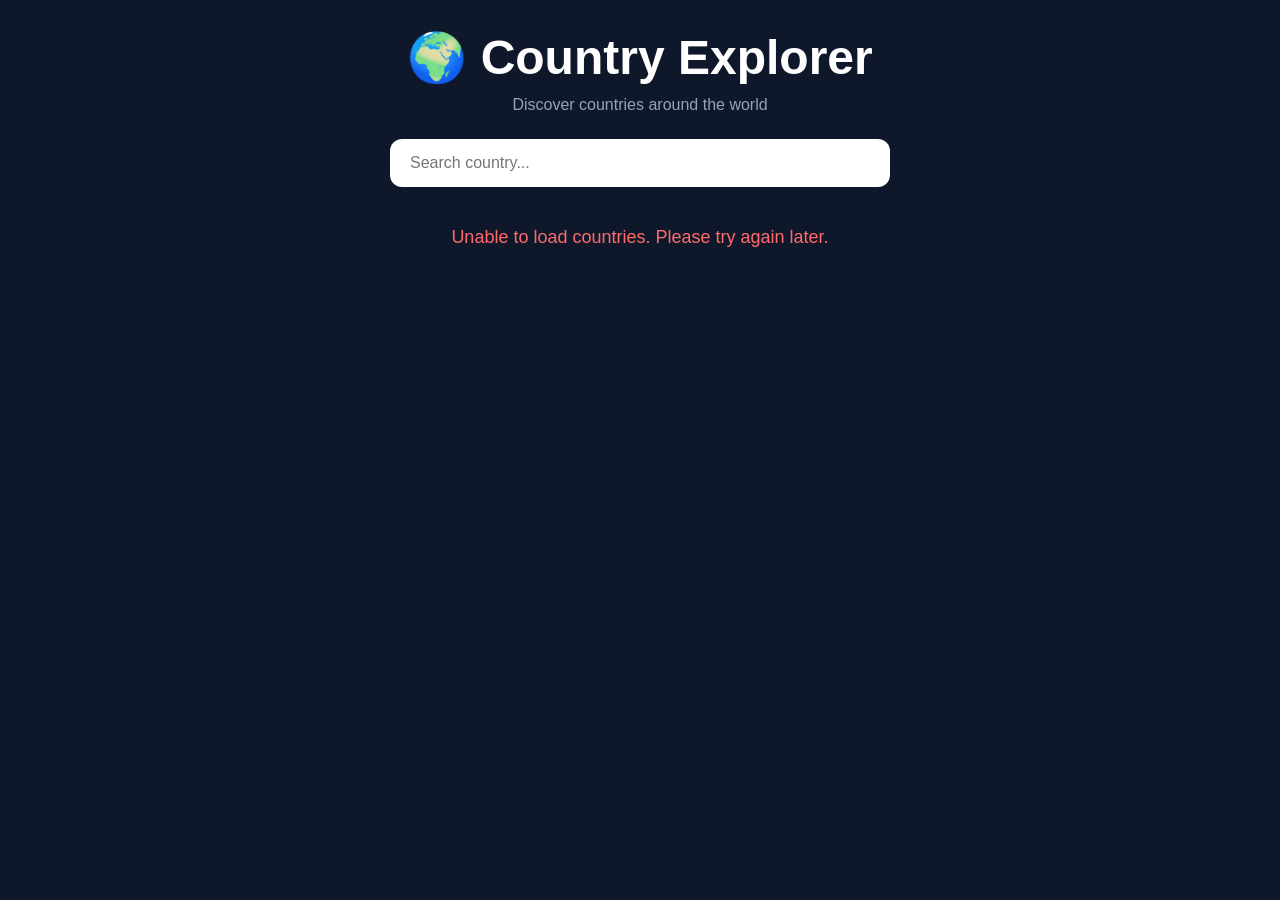
<file: Country Explorer/index.html>
<!DOCTYPE html>
<html lang="en">

<head>
    <meta charset="UTF-8">
    <meta name="viewport" content="width=device-width, initial-scale=1.0">
    <title>Country Explorer</title>

    <link rel="stylesheet" href="style.css">
</head>

<body>

    <div class="container">

        <header>
            <h1>🌍 Country Explorer</h1>
            <p>Discover countries around the world</p>

            <input
                type="text"
                id="searchInput"
                placeholder="Search country..."
            >
        </header>

        <div id="loader" class="loader"></div>

        <div id="errorMessage" class="error-message"></div>

        <div id="countriesContainer" class="countries-grid"></div>

    </div>

    <script src="script.js"></script>

</body>

</html>
</file>
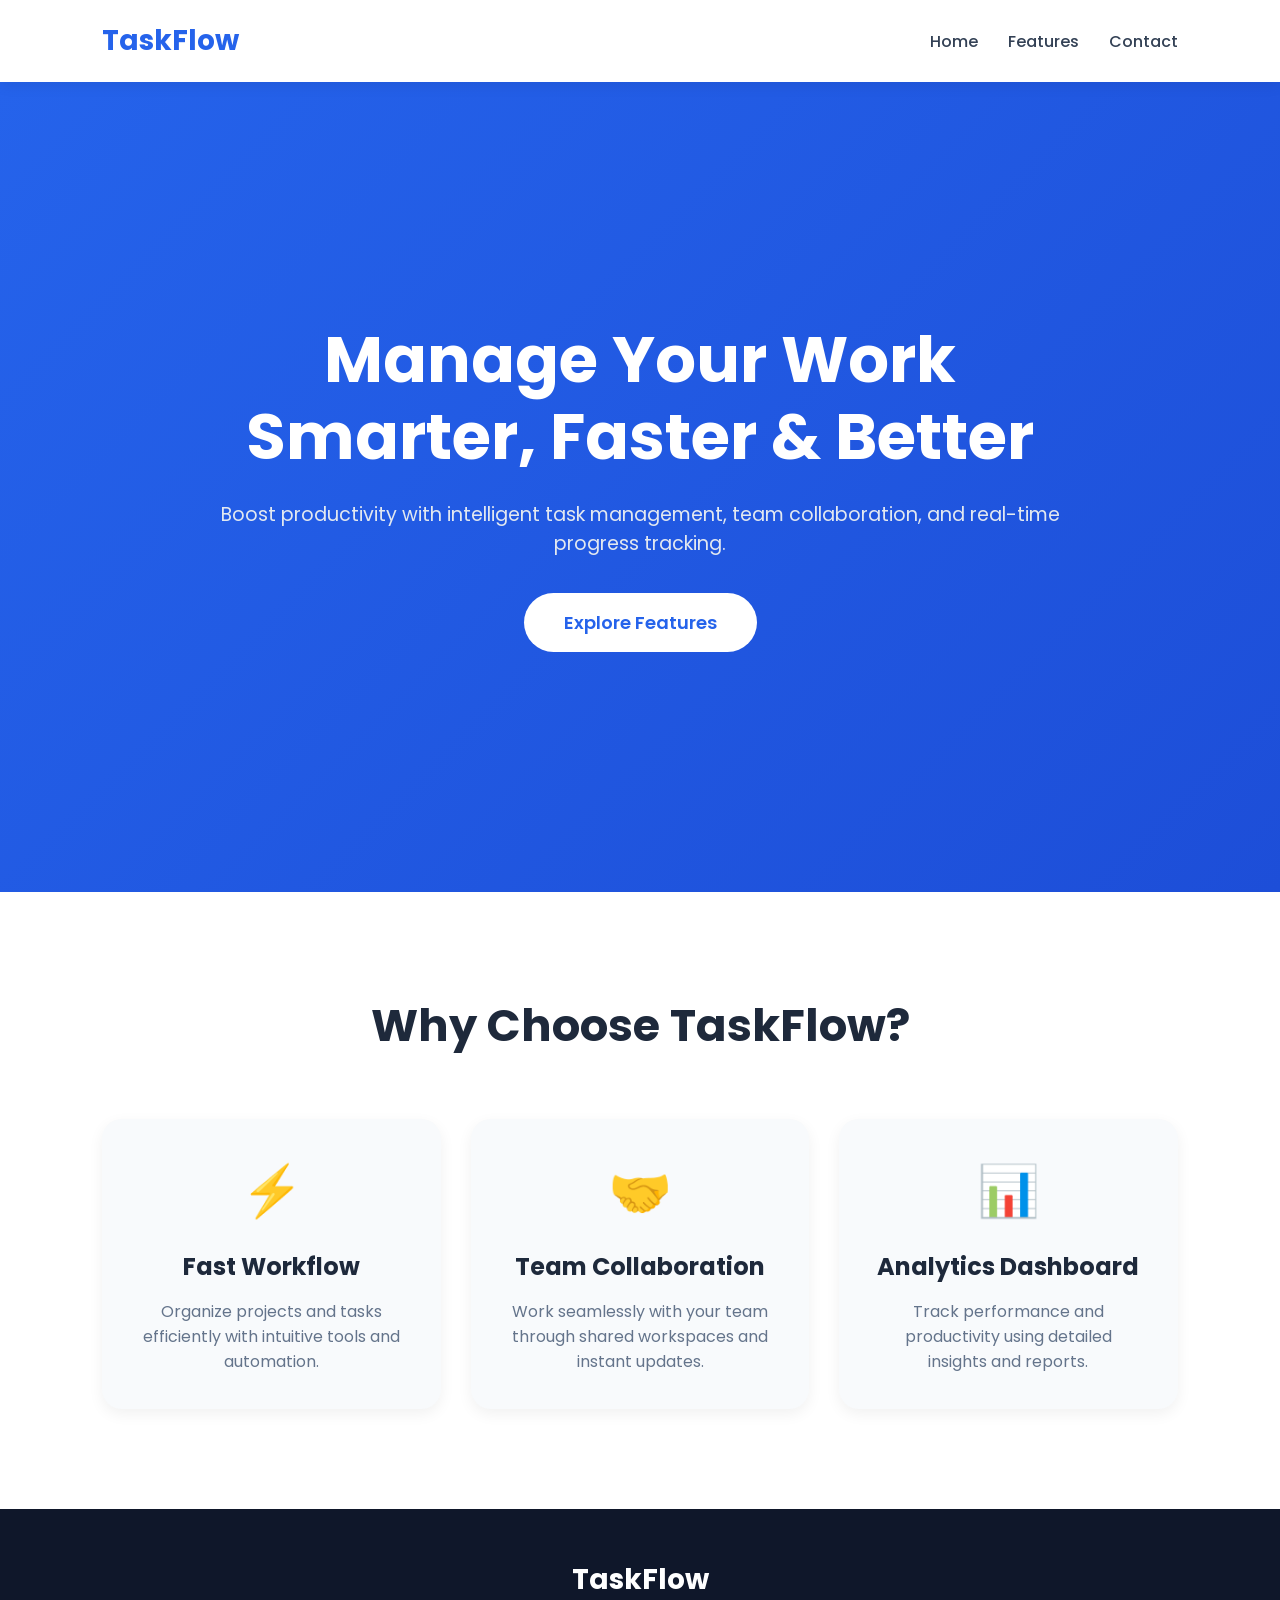
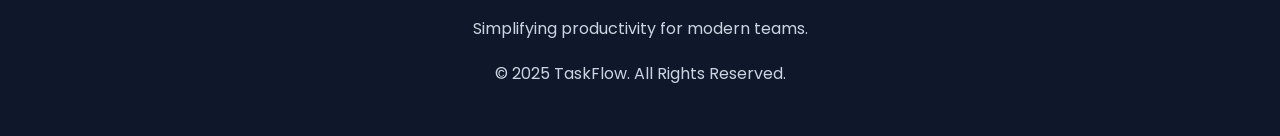
<file: Landing Page/index.html>
<!DOCTYPE html>
<html lang="en">

<head>
    <meta charset="UTF-8">
    <meta name="viewport" content="width=device-width, initial-scale=1.0">
    <title>TaskFlow - Productivity Platform</title>

    <link rel="stylesheet" href="style.css">

    <link href="https://fonts.googleapis.com/css2?family=Poppins:wght@300;400;500;600;700&display=swap" rel="stylesheet">
</head>

<body>

    <!-- NAVBAR -->

    <nav class="navbar">

        <div class="logo">
            TaskFlow
        </div>

        <ul class="nav-links">

            <li><a href="#">Home</a></li>

            <li><a href="#features">Features</a></li>

            <li><a href="#footer">Contact</a></li>

        </ul>

    </nav>

    <!-- HERO -->

    <section class="hero">

        <div class="hero-content">

            <h1>
                Manage Your Work Smarter,
                Faster & Better
            </h1>

            <p>
                Boost productivity with intelligent task management,
                team collaboration, and real-time progress tracking.
            </p>

            <button id="ctaBtn">
                Explore Features
            </button>

        </div>

    </section>

    <!-- FEATURES -->

    <section id="features" class="features">

        <h2>Why Choose TaskFlow?</h2>

        <div class="feature-grid">

            <div class="feature-card">

                <div class="icon">⚡</div>

                <h3>Fast Workflow</h3>

                <p>
                    Organize projects and tasks efficiently with
                    intuitive tools and automation.
                </p>

            </div>

            <div class="feature-card">

                <div class="icon">🤝</div>

                <h3>Team Collaboration</h3>

                <p>
                    Work seamlessly with your team through shared
                    workspaces and instant updates.
                </p>

            </div>

            <div class="feature-card">

                <div class="icon">📊</div>

                <h3>Analytics Dashboard</h3>

                <p>
                    Track performance and productivity using
                    detailed insights and reports.
                </p>

            </div>

        </div>

    </section>

    <!-- FOOTER -->

    <footer id="footer">

        <h3>TaskFlow</h3>

        <p>
            Simplifying productivity for modern teams.
        </p>

        <p class="copyright">
            © 2025 TaskFlow. All Rights Reserved.
        </p>

    </footer>

    <script src="script.js"></script>

</body>

</html>
</file>
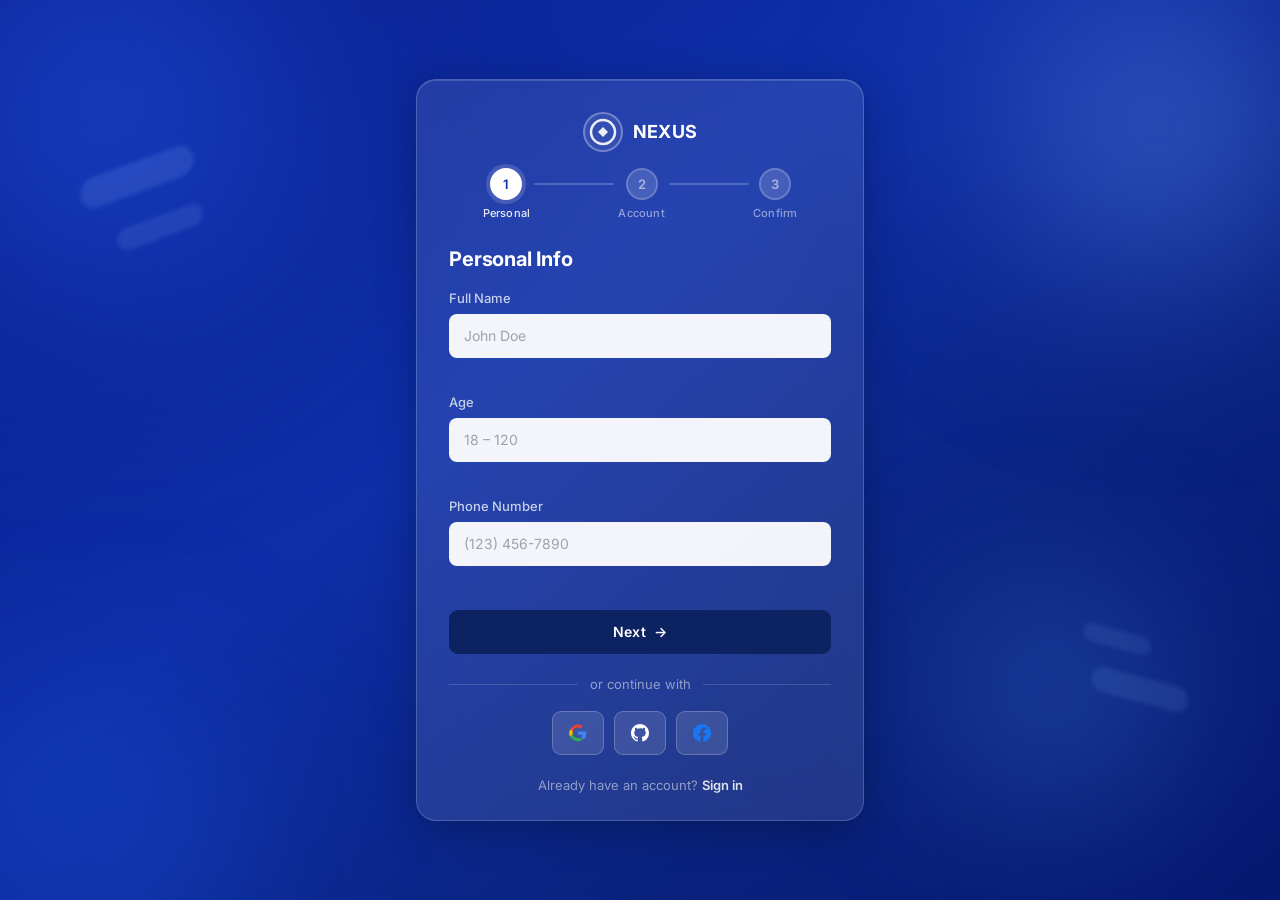
<file: Multi-Step Login Form/index.html>
<!DOCTYPE html>
<html lang="en">
<head>
  <meta charset="UTF-8" />
  <meta name="viewport" content="width=device-width, initial-scale=1.0" />
  <title>Register — Nexus</title>

  <!-- Google Fonts -->
  <link rel="preconnect" href="https://fonts.googleapis.com" />
  <link rel="preconnect" href="https://fonts.gstatic.com" crossorigin />
  <link href="https://fonts.googleapis.com/css2?family=Inter:wght@400;500;600;700&display=swap" rel="stylesheet" />

  <!-- Bootstrap 5 -->
  <link href="https://cdn.jsdelivr.net/npm/bootstrap@5.3.3/dist/css/bootstrap.min.css" rel="stylesheet" />

  <!-- Custom CSS -->
  <link rel="stylesheet" href="style.css" />
</head>
<body>

  <!-- ═══════════════════════════════════════════════
       ANIMATED BACKGROUND BLOBS (matching screenshot)
  ════════════════════════════════════════════════════ -->
  <div class="bg-scene" aria-hidden="true">
    <div class="blob blob-tl"></div>
    <div class="blob blob-tr"></div>
    <div class="blob blob-bl"></div>
    <div class="blob blob-br"></div>
    <!-- Decorative squiggle shapes like in the screenshot -->
    <div class="deco deco-1"></div>
    <div class="deco deco-2"></div>
    <div class="deco deco-3"></div>
    <div class="deco deco-4"></div>
  </div>

  <!-- ═══════════════════════════════════════════════
       MAIN PAGE
  ════════════════════════════════════════════════════ -->
  <div class="page-wrapper d-flex align-items-center justify-content-center min-vh-100">
    <div class="container px-3">
      <div class="row justify-content-center">
        <div class="col-12 col-sm-10 col-md-8 col-lg-6 col-xl-5">

          <!-- GLASS CARD -->
          <div class="glass-card">

            <!-- Logo -->
            <div class="logo-area text-center mb-3">
              <div class="logo-icon" aria-label="Your Logo">
                <svg width="28" height="28" viewBox="0 0 28 28" fill="none" aria-hidden="true">
                  <circle cx="14" cy="14" r="12" stroke="rgba(255,255,255,0.9)" stroke-width="2.5"/>
                  <path d="M9 14 L14 9 L19 14 L14 19 Z" fill="rgba(255,255,255,0.9)"/>
                </svg>
              </div>
              <span class="logo-text">NEXUS</span>
            </div>

            <!-- ── STEP INDICATOR ─────────────────────────── -->
            <div class="step-indicator mb-4" role="progressbar" aria-label="Registration progress" aria-valuenow="1" aria-valuemin="1" aria-valuemax="3" id="step-bar">
              <div class="step-track">
                <!-- Step dots -->
                <div class="step-item">
                  <div class="step-dot active" id="dot-1" aria-label="Step 1: Personal Info">1</div>
                  <span class="step-lbl">Personal</span>
                </div>
                <div class="step-connector" id="con-1"></div>
                <div class="step-item">
                  <div class="step-dot" id="dot-2" aria-label="Step 2: Account Details">2</div>
                  <span class="step-lbl">Account</span>
                </div>
                <div class="step-connector" id="con-2"></div>
                <div class="step-item">
                  <div class="step-dot" id="dot-3" aria-label="Step 3: Confirm">3</div>
                  <span class="step-lbl">Confirm</span>
                </div>
              </div>
            </div>

            <!-- ════════════════════════════════════════════
                 STEP 1 — Personal Info
            ═════════════════════════════════════════════════ -->
            <div class="form-step" id="step-1">
              <h2 class="step-title">Personal Info</h2>

              <div class="field-group">
                <label class="field-label" for="name">Full Name</label>
                <div class="field-wrap">
                  <input type="text" id="name" name="name" class="field-input" placeholder="John Doe" autocomplete="name" />
                </div>
                <div class="field-error" id="name-err" role="alert"></div>
              </div>

              <div class="field-group">
                <label class="field-label" for="age">Age</label>
                <div class="field-wrap">
                  <input type="number" id="age" name="age" class="field-input" placeholder="18 – 120" min="18" max="120" autocomplete="off" />
                </div>
                <div class="field-error" id="age-err" role="alert"></div>
              </div>

              <div class="field-group">
                <label class="field-label" for="phone">Phone Number</label>
                <div class="field-wrap">
                  <input type="tel" id="phone" name="phone" class="field-input" placeholder="(123) 456-7890" autocomplete="tel" />
                </div>
                <div class="field-error" id="phone-err" role="alert"></div>
              </div>

              <div class="btn-row mt-4">
                <button type="button" class="btn-next w-100" id="next-1">
                  Next <span aria-hidden="true">→</span>
                </button>
              </div>
            </div>

            <!-- ════════════════════════════════════════════
                 STEP 2 — Account Details
            ═════════════════════════════════════════════════ -->
            <div class="form-step d-none" id="step-2">
              <h2 class="step-title">Account Details</h2>

              <div class="field-group">
                <label class="field-label" for="email">Email Address</label>
                <div class="field-wrap">
                  <input type="email" id="email" name="email" class="field-input" placeholder="username@gmail.com" autocomplete="email" />
                </div>
                <div class="field-error" id="email-err" role="alert"></div>
              </div>

              <div class="field-group">
                <label class="field-label" for="password">Password</label>
                <div class="field-wrap field-wrap--icon-right">
                  <input type="password" id="password" name="password" class="field-input" placeholder="Password" autocomplete="new-password" />
                  <button type="button" class="eye-btn" id="eye-pwd" aria-label="Show password">
                    <!-- Eye open -->
                    <svg id="icon-eye" width="18" height="18" viewBox="0 0 24 24" fill="none" stroke="currentColor" stroke-width="2" stroke-linecap="round" stroke-linejoin="round" aria-hidden="true">
                      <path d="M1 12s4-8 11-8 11 8 11 8-4 8-11 8-11-8-11-8z"/>
                      <circle cx="12" cy="12" r="3"/>
                    </svg>
                    <!-- Eye off (hidden by default) -->
                    <svg id="icon-eye-off" width="18" height="18" viewBox="0 0 24 24" fill="none" stroke="currentColor" stroke-width="2" stroke-linecap="round" stroke-linejoin="round" aria-hidden="true" style="display:none">
                      <path d="M17.94 17.94A10.07 10.07 0 0 1 12 20c-7 0-11-8-11-8a18.45 18.45 0 0 1 5.06-5.94"/>
                      <path d="M9.9 4.24A9.12 9.12 0 0 1 12 4c7 0 11 8 11 8a18.5 18.5 0 0 1-2.16 3.19"/>
                      <line x1="1" y1="1" x2="23" y2="23"/>
                    </svg>
                  </button>
                </div>
                <!-- Password strength bar -->
                <div class="strength-bar mt-2" id="strength-bar" aria-label="Password strength">
                  <div class="strength-seg" id="seg-1"></div>
                  <div class="strength-seg" id="seg-2"></div>
                  <div class="strength-seg" id="seg-3"></div>
                  <div class="strength-seg" id="seg-4"></div>
                </div>
                <div class="strength-label" id="strength-label"></div>
                <div class="field-error" id="pwd-err" role="alert"></div>
              </div>

              <div class="field-group">
                <label class="field-label" for="confirm-password">Confirm Password</label>
                <div class="field-wrap field-wrap--icon-right">
                  <input type="password" id="confirm-password" name="confirm-password" class="field-input" placeholder="Re-enter password" autocomplete="new-password" />
                  <button type="button" class="eye-btn" id="eye-cpwd" aria-label="Show confirm password">
                    <svg id="icon-eye-c" width="18" height="18" viewBox="0 0 24 24" fill="none" stroke="currentColor" stroke-width="2" stroke-linecap="round" stroke-linejoin="round" aria-hidden="true">
                      <path d="M1 12s4-8 11-8 11 8 11 8-4 8-11 8-11-8-11-8z"/>
                      <circle cx="12" cy="12" r="3"/>
                    </svg>
                    <svg id="icon-eye-off-c" width="18" height="18" viewBox="0 0 24 24" fill="none" stroke="currentColor" stroke-width="2" stroke-linecap="round" stroke-linejoin="round" aria-hidden="true" style="display:none">
                      <path d="M17.94 17.94A10.07 10.07 0 0 1 12 20c-7 0-11-8-11-8a18.45 18.45 0 0 1 5.06-5.94"/>
                      <path d="M9.9 4.24A9.12 9.12 0 0 1 12 4c7 0 11 8 11 8a18.5 18.5 0 0 1-2.16 3.19"/>
                      <line x1="1" y1="1" x2="23" y2="23"/>
                    </svg>
                  </button>
                </div>
                <div class="field-error" id="cpwd-err" role="alert"></div>
              </div>

              <div class="btn-row d-flex gap-2 mt-4">
                <button type="button" class="btn-back flex-fill" id="back-2">
                  <span aria-hidden="true">←</span> Back
                </button>
                <button type="button" class="btn-next flex-fill" id="next-2">
                  Next <span aria-hidden="true">→</span>
                </button>
              </div>
            </div>

            <!-- ════════════════════════════════════════════
                 STEP 3 — Confirmation
            ═════════════════════════════════════════════════ -->
            <div class="form-step d-none" id="step-3">
              <h2 class="step-title">Confirm Details</h2>

              <!-- Success banner (shown after submit) -->
              <div class="success-banner d-none" id="success-banner" role="status" aria-live="polite">
                <svg width="18" height="18" viewBox="0 0 24 24" fill="none" stroke="currentColor" stroke-width="2.5" stroke-linecap="round" stroke-linejoin="round" aria-hidden="true"><polyline points="20 6 9 17 4 12"/></svg>
                Registration successful! Welcome aboard.
              </div>

              <!-- Summary table -->
              <div class="confirm-table" id="confirm-table">
                <div class="confirm-row">
                  <span class="confirm-key">Name</span>
                  <span class="confirm-val" id="c-name">—</span>
                </div>
                <div class="confirm-row">
                  <span class="confirm-key">Age</span>
                  <span class="confirm-val" id="c-age">—</span>
                </div>
                <div class="confirm-row">
                  <span class="confirm-key">Phone</span>
                  <span class="confirm-val" id="c-phone">—</span>
                </div>
                <div class="confirm-row">
                  <span class="confirm-key">Email</span>
                  <span class="confirm-val" id="c-email">—</span>
                </div>
                <div class="confirm-row last">
                  <span class="confirm-key">Password</span>
                  <span class="confirm-val" id="c-password">—</span>
                </div>
              </div>

              <div class="btn-row d-flex gap-2 mt-4" id="step3-btns">
                <button type="button" class="btn-back flex-fill" id="back-3">
                  <span aria-hidden="true">←</span> Back
                </button>
                <button type="button" class="btn-submit flex-fill" id="submit-btn">
                  <span class="btn-label">Submit</span>
                  <span class="btn-spinner" aria-hidden="true"></span>
                </button>
              </div>
            </div>

            <!-- OR divider -->
            <div class="or-divider" aria-hidden="true"><span>or continue with</span></div>

            <!-- OAuth row -->
            <div class="oauth-row" role="group" aria-label="Sign in with a social account">
              <!-- Google -->
              <button type="button" class="oauth-btn" aria-label="Continue with Google" data-provider="Google">
                <svg width="18" height="18" viewBox="0 0 48 48" aria-hidden="true">
                  <path fill="#EA4335" d="M24 9.5c3.1 0 5.5 1.1 7.3 2.8l5.4-5.4C33.2 3.6 28.9 1.5 24 1.5 14.9 1.5 7.3 7 4 14.7l6.4 5C12 13.3 17.5 9.5 24 9.5z"/>
                  <path fill="#4285F4" d="M46.5 24.6c0-1.6-.1-3.1-.4-4.6H24v8.7h12.7c-.6 3-2.3 5.5-4.8 7.2l7.4 5.7c4.3-4 6.8-9.9 6.8-17z"/>
                  <path fill="#FBBC05" d="M10.4 28.8A14.8 14.8 0 0 1 9.5 24c0-1.7.3-3.3.8-4.8l-6.4-5A23.5 23.5 0 0 0 .5 24c0 3.8.9 7.3 2.5 10.4l7.4-5.6z"/>
                  <path fill="#34A853" d="M24 46.5c5 0 9.2-1.6 12.3-4.4l-7.4-5.7a14.8 14.8 0 0 1-4.9.8c-6.5 0-12-3.8-14.6-9.4l-7.4 5.7C7.3 41 15 46.5 24 46.5z"/>
                </svg>
              </button>

              <!-- GitHub -->
              <button type="button" class="oauth-btn" aria-label="Continue with GitHub" data-provider="GitHub">
                <svg width="18" height="18" viewBox="0 0 24 24" fill="white" aria-hidden="true">
                  <path d="M12 0C5.37 0 0 5.37 0 12c0 5.31 3.44 9.8 8.2 11.39.6.11.82-.26.82-.58v-2.03c-3.34.73-4.04-1.61-4.04-1.61-.54-1.38-1.33-1.75-1.33-1.75-1.09-.74.08-.73.08-.73 1.2.08 1.84 1.24 1.84 1.24 1.07 1.83 2.8 1.3 3.49 1 .1-.78.42-1.3.76-1.6-2.67-.3-5.47-1.33-5.47-5.93 0-1.31.47-2.38 1.24-3.22-.13-.31-.54-1.52.12-3.18 0 0 1.01-.32 3.3 1.23a11.5 11.5 0 0 1 3-.4c1.02.005 2.04.14 3 .4 2.29-1.55 3.3-1.23 3.3-1.23.66 1.66.25 2.87.12 3.18.77.84 1.24 1.91 1.24 3.22 0 4.61-2.81 5.62-5.48 5.92.43.37.81 1.1.81 2.22v3.29c0 .32.22.7.83.58A12.003 12.003 0 0 0 24 12C24 5.37 18.63 0 12 0z"/>
                </svg>
              </button>

              <!-- Facebook -->
              <button type="button" class="oauth-btn" aria-label="Continue with Facebook" data-provider="Facebook">
                <svg width="18" height="18" viewBox="0 0 24 24" fill="#1877F2" aria-hidden="true">
                  <path d="M24 12.073C24 5.405 18.627 0 12 0S0 5.405 0 12.073C0 18.1 4.388 23.094 10.125 24v-8.437H7.078v-3.49h3.047V9.41c0-3.025 1.792-4.697 4.533-4.697 1.312 0 2.686.236 2.686.236v2.97h-1.513c-1.491 0-1.956.93-1.956 1.874v2.25h3.328l-.532 3.49h-2.796V24C19.612 23.094 24 18.1 24 12.073z"/>
                </svg>
              </button>
            </div>

            <!-- Register link -->
            <p class="register-prompt">
              Already have an account? <a href="#" id="signin-link">Sign in</a>
            </p>

          </div><!-- /.glass-card -->
        </div>
      </div>
    </div>
  </div>

  <!-- ═══════════════════════════════════════════════
       SAVED ENTRIES TABLE (below the card)
  ════════════════════════════════════════════════════ -->
  <div class="entries-section container px-3 pb-5" id="entries-section" style="display:none">
    <div class="entries-card">
      <div class="d-flex align-items-center justify-content-between mb-3">
        <h3 class="entries-title">Registered Users</h3>
        <button class="btn-clear-all" id="clear-all-btn" aria-label="Clear all entries">Clear all</button>
      </div>
      <div class="table-responsive">
        <table class="entries-table" id="entries-table">
          <thead>
            <tr>
              <th>Name</th>
              <th>Email</th>
              <th>Phone</th>
              <th>Age</th>
              <th>Submitted</th>
              <th></th>
            </tr>
          </thead>
          <tbody id="entries-body"></tbody>
        </table>
      </div>
    </div>
  </div>

  <!-- Bootstrap JS -->
  <script src="https://cdn.jsdelivr.net/npm/bootstrap@5.3.3/dist/js/bootstrap.bundle.min.js"></script>
  <!-- App logic -->
  <script src="app.js"></script>
</body>
</html>
</file>
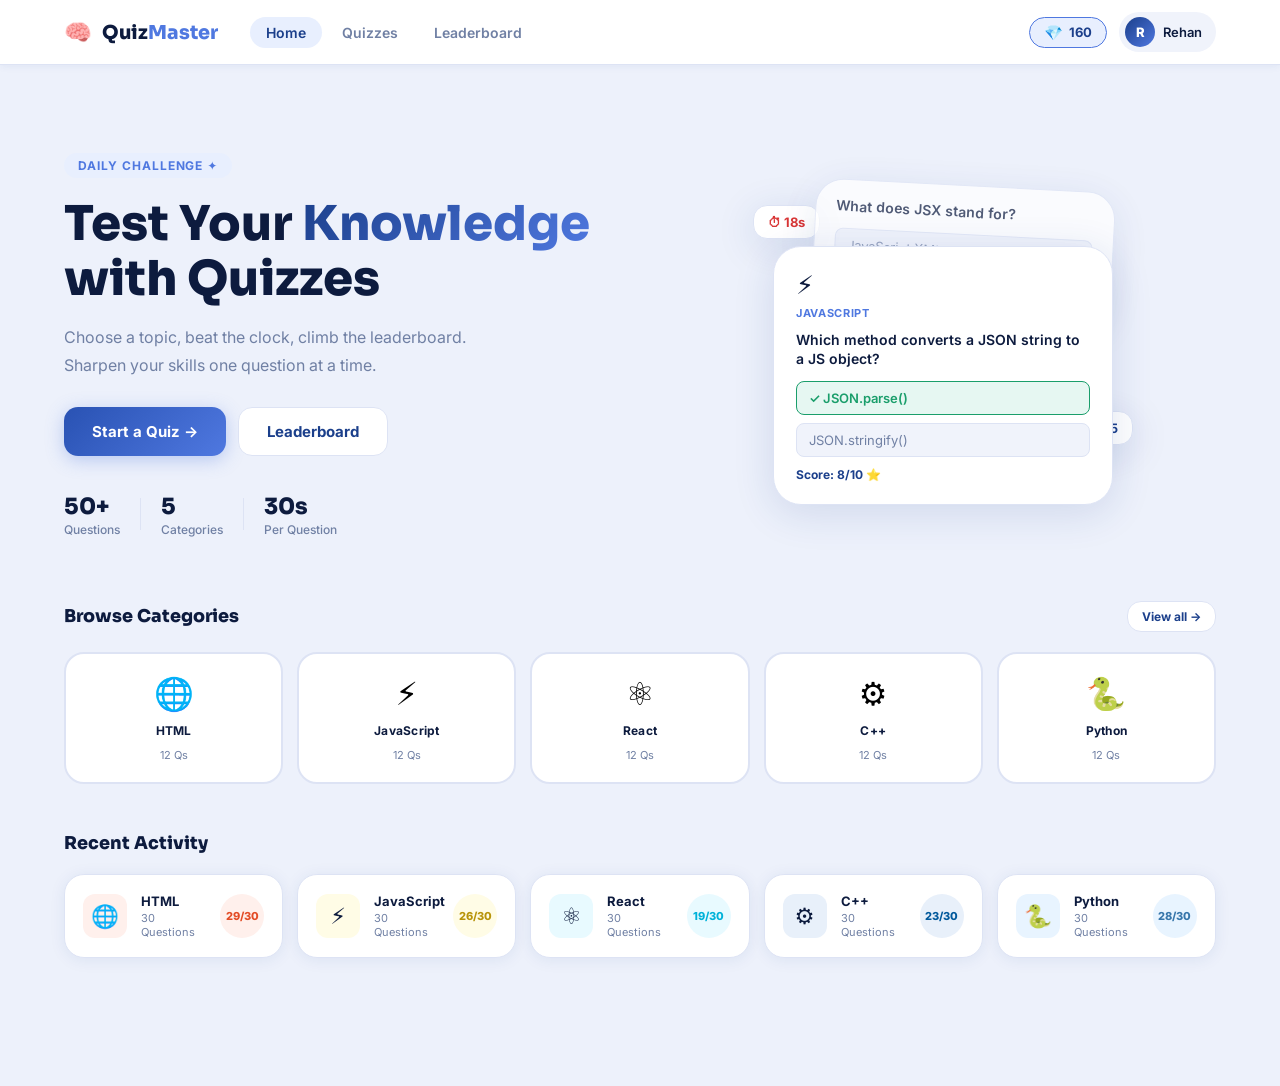
<file: Quiz App/index.html>
<!DOCTYPE html>
<html lang="en">
<head>
  <meta charset="UTF-8" />
  <meta name="viewport" content="width=device-width, initial-scale=1.0" />
  <title>QuizMaster — Test Your Knowledge</title>
  <link rel="preconnect" href="https://fonts.googleapis.com" />
  <link href="https://fonts.googleapis.com/css2?family=Inter:wght@300;400;500;600;700;800;900&family=Sora:wght@600;700;800;900&display=swap" rel="stylesheet" />
  <link rel="stylesheet" href="style.css" />
</head>
<body>

  <!--       SITE HEADER (visible on all screens)
  -->
  <header class="site-header" id="site-header">
    <div class="header-inner">
      <a class="brand" href="#" onclick="navigateTo('home'); return false;">
        <span class="brand-icon">🧠</span>
        <span class="brand-name">Quiz<em>Master</em></span>
      </a>

      <nav class="header-nav" id="header-nav">
        <a class="nav-link active" href="#" data-page="home"     onclick="navigateTo('home');     return false;">Home</a>
        <a class="nav-link"       href="#" data-page="category"  onclick="navigateTo('category'); return false;">Quizzes</a>
        <a class="nav-link"       href="#" data-page="leaderboard" onclick="navigateTo('leaderboard'); return false;">Leaderboard</a>
      </nav>

      <div class="header-right">
        <div class="gem-badge">
          <span class="gem-icon">💎</span>
          <span id="header-gems">160</span>
        </div>
        <div class="user-pill">
          <div class="user-avatar" id="header-avatar">R</div>
          <span class="user-name-short" id="header-name">Rehan</span>
        </div>
        <button class="hamburger" id="hamburger" aria-label="Toggle menu">
          <span></span><span></span><span></span>
        </button>
      </div>
    </div>
    <!-- Mobile nav drawer -->
    <div class="mobile-nav" id="mobile-nav">
      <a class="mob-link" href="#" onclick="navigateTo('home');navigateTo('home');closeMobileNav();return false;">🏠 Home</a>
      <a class="mob-link" href="#" onclick="navigateTo('category');closeMobileNav();return false;">📚 Quizzes</a>
      <a class="mob-link" href="#" onclick="navigateTo('leaderboard');closeMobileNav();return false;">🏆 Leaderboard</a>
    </div>
  </header>

  <!--       PAGE CONTAINER
  -->
  <main id="page-root">

    <!--        PAGE: HOME
     -->
    <section id="page-home" class="page active">
      <div class="container">

        <!-- Hero -->
        <div class="hero-section">
          <div class="hero-text">
            <span class="hero-eyebrow">Daily Challenge ✦</span>
            <h1 class="hero-heading">Test Your <span class="gradient-text">Knowledge</span><br>with Quizzes</h1>
            <p class="hero-body">Choose a topic, beat the clock, climb the leaderboard. Sharpen your skills one question at a time.</p>
            <div class="hero-actions">
              <button class="btn btn-primary btn-lg" onclick="navigateTo('category')">Start a Quiz →</button>
              <button class="btn btn-ghost btn-lg" onclick="navigateTo('leaderboard')">Leaderboard</button>
            </div>
            <div class="hero-stats">
              <div class="hstat"><strong>50+</strong><span>Questions</span></div>
              <div class="hstat-sep"></div>
              <div class="hstat"><strong>5</strong><span>Categories</span></div>
              <div class="hstat-sep"></div>
              <div class="hstat"><strong>30s</strong><span>Per Question</span></div>
            </div>
          </div>
          <div class="hero-visual">
            <div class="hero-card-stack">
              <div class="hcard hcard-back">
                <div class="hcard-q">What does JSX stand for?</div>
                <div class="hcard-opts">
                  <div class="hcard-opt">JavaScript XML</div>
                  <div class="hcard-opt">Java Syntax eXtension</div>
                </div>
              </div>
              <div class="hcard hcard-front">
                <div class="hcard-icon">⚡</div>
                <div class="hcard-topic">JavaScript</div>
                <div class="hcard-q">Which method converts a JSON string to a JS object?</div>
                <div class="hcard-opts">
                  <div class="hcard-opt hcard-opt--correct">✓ JSON.parse()</div>
                  <div class="hcard-opt">JSON.stringify()</div>
                </div>
                <div class="hcard-score">Score: 8/10 ⭐</div>
              </div>
              <div class="hero-floater floater-timer">⏱ 18s</div>
              <div class="hero-floater floater-gems">💎 +25</div>
            </div>
          </div>
        </div>

        <!-- Category strip -->
        <div class="home-section">
          <div class="section-header">
            <h2 class="section-title">Browse Categories</h2>
            <button class="btn btn-ghost btn-sm" onclick="navigateTo('category')">View all →</button>
          </div>
          <div class="cat-strip" id="home-cat-strip">
            <!-- rendered by JS -->
          </div>
        </div>

        <!-- Recent Activity -->
        <div class="home-section">
          <div class="section-header">
            <h2 class="section-title">Recent Activity</h2>
          </div>
          <div class="activity-grid" id="activity-grid">
            <!-- rendered by JS -->
          </div>
        </div>

      </div>
    </section>

    <!--        PAGE: CATEGORY SELECT
     -->
    <section id="page-category" class="page">
      <div class="container">
        <div class="page-header">
          <button class="back-btn" onclick="navigateTo('home')">
            <svg width="18" height="18" fill="none" stroke="currentColor" stroke-width="2.5" viewBox="0 0 24 24"><path d="M19 12H5M12 5l-7 7 7 7"/></svg>
          </button>
          <div>
            <h1 class="page-heading">Pick a Category</h1>
            <p class="page-sub">Select a topic and test your skills</p>
          </div>
        </div>

        <div class="cat-grid" id="cat-grid">
          <!-- rendered by JS -->
        </div>

        <div class="start-bar">
          <div class="start-bar-info" id="start-bar-info">Select a category to continue</div>
          <button class="btn btn-primary btn-lg" id="btn-start" onclick="startQuiz()" disabled>
            Start Quiz →
          </button>
        </div>
      </div>
    </section>

    <!--        PAGE: QUIZ
     -->
    <section id="page-quiz" class="page">
      <div class="container container--quiz">

        <!-- Quiz header bar -->
        <div class="quiz-header">
          <div class="quiz-meta">
            <div class="quiz-topic-badge" id="quiz-topic-badge">HTML</div>
            <span class="quiz-q-count" id="quiz-q-count">10 Questions</span>
          </div>
          <button class="btn btn-danger-ghost" onclick="confirmQuit()">✕ Quit</button>
        </div>

        <!-- Two-column quiz layout -->
        <div class="quiz-layout">

          <!-- LEFT: sidebar progress -->
          <aside class="quiz-sidebar">
            <div class="sidebar-card">
              <h3 class="sidebar-title">Progress</h3>
              <div class="progress-ring-wrap">
                <svg class="ring-svg" viewBox="0 0 100 100">
                  <circle class="ring-bg"   cx="50" cy="50" r="42" />
                  <circle class="ring-fill" cx="50" cy="50" r="42" id="progress-ring" />
                </svg>
                <div class="ring-inner">
                  <span class="ring-num"  id="ring-num">1</span>
                  <span class="ring-denom" id="ring-denom">/10</span>
                </div>
              </div>

              <div class="sidebar-stats">
                <div class="s-stat s-stat--correct">
                  <span class="s-stat-icon">✓</span>
                  <div><strong id="stat-correct">0</strong><small>Correct</small></div>
                </div>
                <div class="s-stat s-stat--wrong">
                  <span class="s-stat-icon">✗</span>
                  <div><strong id="stat-wrong">0</strong><small>Wrong</small></div>
                </div>
                <div class="s-stat s-stat--skip">
                  <span class="s-stat-icon">—</span>
                  <div><strong id="stat-skip">0</strong><small>Skipped</small></div>
                </div>
              </div>

              <!-- Question map -->
              <div class="q-map-title">Questions</div>
              <div class="q-map" id="q-map">
                <!-- rendered by JS -->
              </div>
            </div>
          </aside>

          <!-- RIGHT: question panel -->
          <div class="quiz-main">

            <!-- Timer row -->
            <div class="timer-card">
              <div class="timer-icon">⏱</div>
              <div class="timer-track">
                <div class="timer-fill" id="timer-fill"></div>
              </div>
              <div class="timer-num" id="timer-num">30</div>
              <span class="timer-label">sec</span>
            </div>

            <!-- Question card -->
            <div class="question-card">
              <div class="q-meta-row">
                <span class="q-num-label" id="q-num-label">Question 1 of 10</span>
                <button class="see-result-link" id="see-result-btn" onclick="goToResults()" style="display:none">See Results ›</button>
              </div>
              <h2 class="question-text" id="question-text">Loading…</h2>

              <div class="options-grid" id="options-grid">
                <!-- rendered per question -->
              </div>
            </div>

            <!-- Nav buttons -->
            <div class="quiz-nav-row">
              <button class="btn btn-ghost-nav" id="btn-prev" onclick="prevQuestion()" disabled>← Previous</button>
              <div class="q-dots" id="q-dots"></div>
              <button class="btn btn-primary" id="btn-next" onclick="nextQuestion()">Next →</button>
            </div>

          </div><!-- /quiz-main -->
        </div><!-- /quiz-layout -->
      </div>
    </section>

    <!--        PAGE: RESULTS
     -->
    <section id="page-results" class="page">
      <div class="container container--results">

        <div class="results-layout">

          <!-- Left: score + message -->
          <div class="results-hero">
            <div class="score-ring-wrap">
              <svg class="score-svg" viewBox="0 0 220 220">
                <defs>
                  <linearGradient id="rGrad" x1="0%" y1="0%" x2="100%" y2="100%">
                    <stop offset="0%"   stop-color="#1b3f8b"/>
                    <stop offset="100%" stop-color="#4f78e0"/>
                  </linearGradient>
                </defs>
                <circle class="score-bg"   cx="110" cy="110" r="96"/>
                <circle class="score-arc"  cx="110" cy="110" r="96" id="score-arc"/>
              </svg>
              <div class="score-inner">
                <div class="score-lbl">Your Score</div>
                <div class="score-val" id="res-score">—</div>
                <div class="score-pct" id="res-pct">—%</div>
              </div>
            </div>
            <div class="res-emoji"  id="res-emoji">🎉</div>
            <h2 class="res-title"  id="res-title">Congratulation!</h2>
            <p  class="res-sub"    id="res-sub">Great job! You did it.</p>
          </div>

          <!-- Right: stats + actions -->
          <div class="results-detail">

            <div class="results-stats-grid">
              <div class="rs-card rs-correct">
                <div class="rs-val" id="rs-correct">—</div>
                <div class="rs-key">Correct</div>
              </div>
              <div class="rs-card rs-wrong">
                <div class="rs-val" id="rs-wrong">—</div>
                <div class="rs-key">Wrong</div>
              </div>
              <div class="rs-card rs-skip">
                <div class="rs-val" id="rs-skip">—</div>
                <div class="rs-key">Skipped</div>
              </div>
              <div class="rs-card rs-acc">
                <div class="rs-val" id="rs-acc">—</div>
                <div class="rs-key">Accuracy</div>
              </div>
              <div class="rs-card rs-gems">
                <div class="rs-val" id="rs-gems">+0 💎</div>
                <div class="rs-key">Gems Earned</div>
              </div>
              <div class="rs-card rs-time">
                <div class="rs-val" id="rs-time">—</div>
                <div class="rs-key">Category</div>
              </div>
            </div>

            <!-- Answer review -->
            <h3 class="review-title">Answer Review</h3>
            <div class="review-list" id="review-list">
              <!-- rendered by JS -->
            </div>

            <div class="results-actions">
              <button class="btn btn-primary btn-lg" onclick="restartQuiz()">↺ Restart Quiz</button>
              <button class="btn btn-secondary btn-lg" onclick="shareScore()">↗ Share Score</button>
              <button class="btn btn-ghost btn-lg" onclick="navigateTo('home')">← Back to Home</button>
            </div>
          </div>

        </div>
      </div>
    </section>

    <!--        PAGE: LEADERBOARD
     -->
    <section id="page-leaderboard" class="page">
      <div class="container">
        <div class="page-header">
          <button class="back-btn" onclick="navigateTo('home')">
            <svg width="18" height="18" fill="none" stroke="currentColor" stroke-width="2.5" viewBox="0 0 24 24"><path d="M19 12H5M12 5l-7 7 7 7"/></svg>
          </button>
          <div>
            <h1 class="page-heading">Leaderboard</h1>
            <p class="page-sub">Top performers this week</p>
          </div>
        </div>
        <div class="leaderboard-table" id="leaderboard-table">
          <!-- rendered by JS -->
        </div>
      </div>
    </section>

  </main>

  <!-- TOAST -->
  <div id="toast"></div>

  <script src="js/data.js"></script>
  <script src="js/app.js"></script>
</body>
</html>
</file>
<file: Country Explorer/style.css>
*{
    margin:0;
    padding:0;
    box-sizing:border-box;
    font-family:'Segoe UI',sans-serif;
}

body{
    background:#0f172a;
    color:white;
    min-height:100vh;
}

.container{
    max-width:1300px;
    margin:auto;
    padding:30px;
}

header{
    text-align:center;
    margin-bottom:40px;
}

header h1{
    font-size:3rem;
    margin-bottom:10px;
}

header p{
    color:#94a3b8;
    margin-bottom:25px;
}

#searchInput{
    width:100%;
    max-width:500px;
    padding:15px 20px;
    border:none;
    border-radius:12px;
    font-size:16px;
    outline:none;
}

.loader{
    width:60px;
    height:60px;
    border:6px solid #334155;
    border-top:6px solid #38bdf8;
    border-radius:50%;
    animation:spin 1s linear infinite;
    margin:40px auto;
    display:none;
}

@keyframes spin{
    100%{
        transform:rotate(360deg);
    }
}

.error-message{
    text-align:center;
    color:#ff6b6b;
    font-size:18px;
    margin-top:20px;
}

.countries-grid{
    display:grid;
    grid-template-columns:repeat(auto-fit,minmax(250px,1fr));
    gap:25px;
}

.country-card{
    background:#1e293b;
    border-radius:18px;
    overflow:hidden;
    transition:0.3s;
    box-shadow:0 5px 15px rgba(0,0,0,.3);
}

.country-card:hover{
    transform:translateY(-5px);
}

.country-card img{
    width:100%;
    height:170px;
    object-fit:cover;
}

.country-info{
    padding:18px;
}

.country-info h3{
    margin-bottom:10px;
}

.country-info p{
    color:#cbd5e1;
    margin-bottom:6px;
}

@media(max-width:768px){

    header h1{
        font-size:2.2rem;
    }

    #searchInput{
        width:100%;
    }
}
</file>
<file: Landing Page/style.css>
*{
    margin:0;
    padding:0;
    box-sizing:border-box;
    font-family:"Poppins",sans-serif;
}

html{
    scroll-behavior:smooth;
}

body{
    background:#f8fafc;
    color:#1e293b;
}

/* NAVBAR */

.navbar{

    position:sticky;
    top:0;

    z-index:1000;

    background:#ffffff;

    display:flex;
    justify-content:space-between;
    align-items:center;

    padding:20px 8%;

    box-shadow:0 2px 15px rgba(0,0,0,.08);
}

.logo{

    font-size:28px;
    font-weight:700;

    color:#2563eb;
}

.nav-links{

    display:flex;
    list-style:none;
    gap:30px;
}

.nav-links a{

    text-decoration:none;
    color:#334155;
    font-weight:500;
    transition:.3s;
}

.nav-links a:hover{

    color:#2563eb;
}

/* HERO */

.hero{

    min-height:90vh;

    display:flex;
    justify-content:center;
    align-items:center;

    text-align:center;

    padding:40px;

    background:linear-gradient(
        135deg,
        #2563eb,
        #1d4ed8
    );

    color:white;
}

.hero-content{

    max-width:850px;
}

.hero h1{

    font-size:4rem;
    line-height:1.2;

    margin-bottom:25px;
}

.hero p{

    font-size:1.2rem;

    margin-bottom:35px;

    color:#e2e8f0;
}

.hero button{

    border:none;

    padding:16px 40px;

    font-size:18px;
    font-weight:600;

    border-radius:50px;

    cursor:pointer;

    background:white;
    color:#2563eb;

    transition:.3s;
}

.hero button:hover{

    transform:translateY(-3px);

    box-shadow:0 10px 25px rgba(255,255,255,.3);
}

/* FEATURES */

.features{

    padding:100px 8%;

    background:#ffffff;
}

.features h2{

    text-align:center;

    font-size:2.8rem;

    margin-bottom:60px;
}

.feature-grid{

    display:grid;

    grid-template-columns:
    repeat(3,1fr);

    gap:30px;
}

.feature-card{

    background:#f8fafc;

    padding:35px;

    border-radius:20px;

    text-align:center;

    transition:.3s;

    box-shadow:0 5px 15px rgba(0,0,0,.06);
}

.feature-card:hover{

    transform:translateY(-10px);
}

.icon{

    font-size:50px;

    margin-bottom:20px;
}

.feature-card h3{

    margin-bottom:15px;

    font-size:24px;
}

.feature-card p{

    color:#64748b;
}

/* FOOTER */

footer{

    background:#0f172a;

    color:white;

    text-align:center;

    padding:50px 20px;
}

footer h3{

    font-size:28px;

    margin-bottom:15px;
}

footer p{

    color:#cbd5e1;
}

.copyright{

    margin-top:20px;
}

/* RESPONSIVE */

@media(max-width:992px){

    .hero h1{

        font-size:3rem;
    }

    .feature-grid{

        grid-template-columns:
        repeat(2,1fr);
    }
}

@media(max-width:768px){

    .navbar{

        flex-direction:column;

        gap:15px;
    }

    .nav-links{

        gap:20px;
    }

    .hero h1{

        font-size:2.3rem;
    }

    .hero p{

        font-size:1rem;
    }

    .feature-grid{

        grid-template-columns:1fr;
    }

    .features h2{

        font-size:2rem;
    }
}
</file>
<file: Multi-Step Login Form/style.css>
/* ============================================================
   style.css — Multi-Step Registration Page
   Design: Deep royal blue background + glassmorphism card
   Matching original screenshot aesthetic exactly
   ============================================================ */

/* ── 1. Variables ─────────────────────────────────────────── */
:root {
  /* Blues matching the screenshot */
  --bg-deep:       #0a2380;
  --bg-mid:        #0d2fa8;
  --bg-bright:     #1a4fd8;
  --glass-bg:      rgba(255, 255, 255, 0.10);
  --glass-border:  rgba(255, 255, 255, 0.18);
  --glass-hover:   rgba(255, 255, 255, 0.14);

  /* Field */
  --field-bg:      rgba(255, 255, 255, 0.95);
  --field-border:  rgba(255, 255, 255, 0.6);
  --field-focus:   #4da3ff;
  --field-radius:  8px;

  /* Text */
  --text-white:    #ffffff;
  --text-soft:     rgba(255, 255, 255, 0.75);
  --text-muted:    rgba(255, 255, 255, 0.50);
  --text-dark:     #1a1a2e;

  /* Accents */
  --btn-bg:        #0d2260;
  --btn-hover:     #091a4d;
  --green:         #22c87a;
  --red:           #ff6b6b;
  --orange:        #f5a623;

  /* Sizes */
  --card-radius:   20px;
  --gap:           1rem;

  --font: 'Inter', system-ui, -apple-system, sans-serif;
}

/* ── 2. Reset / Base ──────────────────────────────────────── */
*, *::before, *::after { box-sizing: border-box; margin: 0; padding: 0; }
html { scroll-behavior: smooth; }

body {
  font-family: var(--font);
  font-size: 15px;
  line-height: 1.6;
  color: var(--text-white);
  background: var(--bg-mid);
  min-height: 100vh;
  overflow-x: hidden;
}

a { color: rgba(255,255,255,0.9); text-decoration: none; }
a:hover { color: #fff; text-decoration: underline; }

/* ── 3. Animated background ───────────────────────────────── */
.bg-scene {
  position: fixed;
  inset: 0;
  z-index: 0;
  overflow: hidden;
  background: linear-gradient(140deg, #0a1f8f 0%, #0d2fa8 40%, #0a2380 70%, #071870 100%);
}

/* Large radial blobs */
.blob {
  position: absolute;
  border-radius: 50%;
  filter: blur(80px);
  animation: blobFloat 18s ease-in-out infinite alternate;
}
.blob-tl {
  width: 600px; height: 600px;
  background: radial-gradient(circle, rgba(30,79,224,0.7) 0%, rgba(10,35,128,0.2) 70%);
  top: -200px; left: -200px;
  animation-duration: 20s;
}
.blob-tr {
  width: 450px; height: 450px;
  background: radial-gradient(circle, rgba(100,149,255,0.5) 0%, rgba(13,47,168,0.1) 70%);
  top: -100px; right: -100px;
  animation-duration: 16s;
  animation-delay: -6s;
}
.blob-bl {
  width: 380px; height: 380px;
  background: radial-gradient(circle, rgba(26,79,216,0.6) 0%, transparent 70%);
  bottom: -120px; left: -80px;
  animation-duration: 22s;
  animation-delay: -10s;
}
.blob-br {
  width: 320px; height: 320px;
  background: radial-gradient(circle, rgba(77,163,255,0.4) 0%, transparent 70%);
  bottom: 5%; right: 5%;
  animation-duration: 14s;
  animation-delay: -3s;
}

@keyframes blobFloat {
  0%   { transform: translate(0,0) scale(1); }
  100% { transform: translate(30px,25px) scale(1.06); }
}

/* Squiggly decorative shapes (like in screenshot) */
.deco {
  position: absolute;
  border-radius: 40px;
  opacity: 0.25;
}
.deco-1 {
  width: 120px; height: 30px;
  background: rgba(150,190,255,0.6);
  top: 18%; left: 6%;
  transform: rotate(-20deg) skewX(-10deg);
  filter: blur(2px);
}
.deco-2 {
  width: 90px; height: 22px;
  background: rgba(150,190,255,0.5);
  top: 24%; left: 9%;
  transform: rotate(-20deg) skewX(-10deg);
  filter: blur(2px);
}
.deco-3 {
  width: 100px; height: 25px;
  background: rgba(150,190,255,0.45);
  bottom: 22%; right: 7%;
  transform: rotate(15deg) skewX(8deg);
  filter: blur(2px);
}
.deco-4 {
  width: 70px; height: 18px;
  background: rgba(150,190,255,0.4);
  bottom: 28%; right: 10%;
  transform: rotate(15deg) skewX(8deg);
  filter: blur(2px);
}

@media (prefers-reduced-motion: reduce) {
  .blob { animation: none; }
}

/* ── 4. Page wrapper ──────────────────────────────────────── */
.page-wrapper {
  position: relative;
  z-index: 1;
  padding: 2rem 0;
  min-height: 100vh;
}

/* ── 5. Glass card ────────────────────────────────────────── */
.glass-card {
  background: var(--glass-bg);
  backdrop-filter: blur(20px);
  -webkit-backdrop-filter: blur(20px);
  border: 1px solid var(--glass-border);
  border-radius: var(--card-radius);
  padding: 2rem 2rem 1.5rem;
  width: 100%;
  box-shadow:
    0 8px 40px rgba(0,0,0,0.25),
    inset 0 1px 0 rgba(255,255,255,0.15);
}

/* ── 6. Logo area ─────────────────────────────────────────── */
.logo-area {
  display: flex;
  align-items: center;
  justify-content: center;
  gap: 10px;
}

.logo-icon {
  width: 40px; height: 40px;
  border-radius: 50%;
  border: 2px solid rgba(255,255,255,0.3);
  display: flex; align-items: center; justify-content: center;
  background: rgba(255,255,255,0.08);
  flex-shrink: 0;
}

.logo-text {
  font-size: 18px;
  font-weight: 700;
  color: var(--text-white);
  letter-spacing: 0.01em;
}

/* ── 7. Step indicator ────────────────────────────────────── */
.step-indicator {
  width: 100%;
}

.step-track {
  display: flex;
  align-items: flex-start;
  justify-content: center;
  gap: 0;
}

.step-item {
  display: flex;
  flex-direction: column;
  align-items: center;
  gap: 5px;
}

.step-dot {
  width: 32px; height: 32px;
  border-radius: 50%;
  display: flex; align-items: center; justify-content: center;
  font-size: 13px;
  font-weight: 600;
  background: rgba(255,255,255,0.15);
  color: rgba(255,255,255,0.55);
  border: 2px solid rgba(255,255,255,0.2);
  transition: all 0.3s ease;
  cursor: default;
  position: relative;
  z-index: 1;
}

.step-dot.active {
  background: #fff;
  color: var(--bg-mid);
  border-color: #fff;
  box-shadow: 0 0 0 4px rgba(255,255,255,0.15);
}

.step-dot.done {
  background: var(--green);
  color: #fff;
  border-color: var(--green);
}

/* Checkmark for done steps */
.step-dot.done::after {
  content: '';
  position: absolute;
  inset: 0;
  background: url("data:image/svg+xml,%3Csvg viewBox='0 0 14 11' xmlns='http://www.w3.org/2000/svg'%3E%3Cpath d='M1 5.5l4 4L13 1' stroke='white' stroke-width='2.2' fill='none' stroke-linecap='round' stroke-linejoin='round'/%3E%3C/svg%3E")
    center / 13px no-repeat;
}

/* Hide text digit when done */
.step-dot.done { font-size: 0; }

.step-lbl {
  font-size: 11px;
  color: var(--text-muted);
  font-weight: 500;
  letter-spacing: 0.02em;
}

.step-dot.active ~ .step-lbl,
.step-item:has(.step-dot.active) .step-lbl {
  color: rgba(255,255,255,0.9);
}

/* Connector line between steps */
.step-connector {
  flex: 1;
  height: 2px;
  background: rgba(255,255,255,0.2);
  margin-top: 15px; /* align to center of dot */
  margin-left: 4px;
  margin-right: 4px;
  border-radius: 2px;
  transition: background 0.4s ease;
  max-width: 80px;
}

.step-connector.done {
  background: var(--green);
}

/* ── 8. Form steps ────────────────────────────────────────── */
.form-step { animation: stepIn 0.28s ease; }

@keyframes stepIn {
  from { opacity: 0; transform: translateX(16px); }
  to   { opacity: 1; transform: translateX(0); }
}

.step-title {
  font-size: 1.25rem;
  font-weight: 700;
  color: var(--text-white);
  margin-bottom: 1.1rem;
  letter-spacing: -0.01em;
}

/* ── 9. Form fields ───────────────────────────────────────── */
.field-group { margin-bottom: 0.85rem; }

.field-label {
  display: block;
  font-size: 13px;
  font-weight: 500;
  color: var(--text-soft);
  margin-bottom: 5px;
}

.field-wrap { position: relative; }

.field-wrap--icon-right .field-input {
  padding-right: 42px;
}

.field-input {
  display: block;
  width: 100%;
  padding: 10px 14px;
  background: var(--field-bg);
  border: 1.5px solid transparent;
  border-radius: var(--field-radius);
  font-family: var(--font);
  font-size: 14px;
  color: var(--text-dark);
  outline: none;
  transition: border-color 0.2s, box-shadow 0.2s;
  -webkit-appearance: none;
  appearance: none;
}

.field-input::placeholder { color: #9ca3af; }

.field-input:hover { border-color: rgba(100,149,255,0.4); }

.field-input:focus {
  border-color: var(--field-focus);
  box-shadow: 0 0 0 3px rgba(77,163,255,0.25);
}

/* Validation states */
.field-input.is-valid   { border-color: var(--green); }
.field-input.is-invalid { border-color: var(--red); background: #fff8f8; }

/* Field error message */
.field-error {
  font-size: 12px;
  color: #ffb3b3;
  margin-top: 4px;
  min-height: 16px;
}

/* Eye toggle button */
.eye-btn {
  position: absolute;
  right: 11px;
  top: 50%;
  transform: translateY(-50%);
  background: none;
  border: none;
  padding: 4px;
  cursor: pointer;
  color: #6b7280;
  display: flex;
  align-items: center;
  border-radius: 4px;
  transition: color 0.15s;
}
.eye-btn:hover { color: #1a1a2e; }
.eye-btn:focus-visible { outline: 2px solid var(--field-focus); }

/* ── 10. Password strength ────────────────────────────────── */
.strength-bar {
  display: flex;
  gap: 5px;
  margin-bottom: 4px;
}

.strength-seg {
  flex: 1;
  height: 4px;
  border-radius: 2px;
  background: rgba(255,255,255,0.15);
  transition: background 0.3s ease;
}

.strength-seg.weak   { background: var(--red); }
.strength-seg.fair   { background: var(--orange); }
.strength-seg.strong { background: var(--green); }

.strength-label {
  font-size: 11px;
  font-weight: 500;
  color: var(--text-muted);
  min-height: 14px;
}

/* ── 11. Buttons ──────────────────────────────────────────── */

/* Next / primary button */
.btn-next {
  display: flex;
  align-items: center;
  justify-content: center;
  gap: 8px;
  padding: 11px 20px;
  background: var(--btn-bg);
  border: none;
  border-radius: 9px;
  font-family: var(--font);
  font-size: 14px;
  font-weight: 600;
  color: #fff;
  cursor: pointer;
  transition: background 0.2s, transform 0.1s;
  letter-spacing: 0.01em;
}
.btn-next:hover:not(:disabled) { background: var(--btn-hover); }
.btn-next:active:not(:disabled) { transform: scale(0.97); }
.btn-next:disabled { opacity: 0.6; cursor: not-allowed; }
.btn-next:focus-visible { outline: 2px solid #fff; outline-offset: 2px; }

/* Back button */
.btn-back {
  display: flex;
  align-items: center;
  justify-content: center;
  gap: 8px;
  padding: 11px 20px;
  background: rgba(255,255,255,0.1);
  border: 1px solid rgba(255,255,255,0.22);
  border-radius: 9px;
  font-family: var(--font);
  font-size: 14px;
  font-weight: 500;
  color: #fff;
  cursor: pointer;
  transition: background 0.2s, transform 0.1s;
}
.btn-back:hover { background: rgba(255,255,255,0.16); }
.btn-back:active { transform: scale(0.97); }
.btn-back:focus-visible { outline: 2px solid #fff; outline-offset: 2px; }

/* Submit button with spinner */
.btn-submit {
  display: flex;
  align-items: center;
  justify-content: center;
  gap: 8px;
  padding: 11px 20px;
  background: var(--btn-bg);
  border: none;
  border-radius: 9px;
  font-family: var(--font);
  font-size: 14px;
  font-weight: 600;
  color: #fff;
  cursor: pointer;
  transition: background 0.2s, transform 0.1s;
}
.btn-submit:hover:not(:disabled) { background: var(--btn-hover); }
.btn-submit:active:not(:disabled) { transform: scale(0.97); }
.btn-submit:disabled { opacity: 0.6; cursor: not-allowed; }
.btn-submit:focus-visible { outline: 2px solid #fff; outline-offset: 2px; }

.btn-spinner {
  display: none;
  width: 15px; height: 15px;
  border: 2px solid rgba(255,255,255,0.4);
  border-top-color: #fff;
  border-radius: 50%;
  animation: spin 0.6s linear infinite;
}
.btn-submit.loading .btn-label { opacity: 0.7; }
.btn-submit.loading .btn-spinner { display: inline-block; }

@keyframes spin { to { transform: rotate(360deg); } }

/* ── 12. Success banner ───────────────────────────────────── */
.success-banner {
  display: flex;
  align-items: center;
  gap: 9px;
  padding: 11px 14px;
  background: rgba(34,200,122,0.15);
  border: 1px solid rgba(34,200,122,0.35);
  border-radius: 9px;
  font-size: 13.5px;
  font-weight: 500;
  color: #86efca;
  margin-bottom: 1rem;
  animation: stepIn 0.25s ease;
}

/* ── 13. Confirmation summary ─────────────────────────────── */
.confirm-table { border-radius: 10px; overflow: hidden; }

.confirm-row {
  display: flex;
  justify-content: space-between;
  align-items: center;
  padding: 9px 0;
  border-bottom: 1px solid rgba(255,255,255,0.10);
  gap: 12px;
  flex-wrap: wrap;
}

.confirm-row.last { border-bottom: none; }

.confirm-key {
  font-size: 13px;
  color: var(--text-muted);
  font-weight: 500;
  flex-shrink: 0;
}

.confirm-val {
  font-size: 13.5px;
  color: var(--text-white);
  font-weight: 500;
  text-align: right;
  word-break: break-all;
}

/* ── 14. OR divider ───────────────────────────────────────── */
.or-divider {
  display: flex;
  align-items: center;
  gap: 12px;
  margin: 1.25rem 0 1rem;
  color: var(--text-muted);
  font-size: 13px;
}
.or-divider::before,
.or-divider::after {
  content: '';
  flex: 1;
  height: 1px;
  background: rgba(255,255,255,0.15);
}

/* ── 15. OAuth buttons ────────────────────────────────────── */
.oauth-row {
  display: flex;
  gap: 10px;
  justify-content: center;
  margin-bottom: 1.25rem;
}

.oauth-btn {
  width: 52px; height: 44px;
  display: flex; align-items: center; justify-content: center;
  background: rgba(255,255,255,0.12);
  border: 1px solid rgba(255,255,255,0.22);
  border-radius: 9px;
  cursor: pointer;
  transition: background 0.18s, transform 0.1s;
}
.oauth-btn:hover { background: rgba(255,255,255,0.2); transform: translateY(-1px); }
.oauth-btn:active { transform: scale(0.96); }
.oauth-btn:focus-visible { outline: 2px solid #fff; outline-offset: 2px; }

/* ── 16. Register / sign-in prompt ───────────────────────── */
.register-prompt {
  text-align: center;
  font-size: 13px;
  color: var(--text-muted);
  margin: 0;
}
.register-prompt a {
  color: rgba(255,255,255,0.85);
  font-weight: 600;
}
.register-prompt a:hover { color: #fff; }

/* ── 17. Entries table section ────────────────────────────── */
.entries-section {
  position: relative;
  z-index: 1;
  margin-top: -0.5rem;
}

.entries-card {
  background: rgba(255,255,255,0.08);
  backdrop-filter: blur(12px);
  -webkit-backdrop-filter: blur(12px);
  border: 1px solid rgba(255,255,255,0.14);
  border-radius: var(--card-radius);
  padding: 1.5rem;
}

.entries-title {
  font-size: 1rem;
  font-weight: 600;
  color: var(--text-white);
  margin: 0;
}

.btn-clear-all {
  background: rgba(255,107,107,0.18);
  border: 1px solid rgba(255,107,107,0.35);
  border-radius: 7px;
  padding: 5px 12px;
  font-size: 12px;
  font-weight: 500;
  color: #ffb3b3;
  cursor: pointer;
  transition: background 0.18s;
}
.btn-clear-all:hover { background: rgba(255,107,107,0.28); }

.entries-table {
  width: 100%;
  border-collapse: collapse;
  font-size: 13px;
}

.entries-table th {
  color: var(--text-muted);
  font-weight: 500;
  padding: 8px 10px;
  border-bottom: 1px solid rgba(255,255,255,0.12);
  text-align: left;
  white-space: nowrap;
}

.entries-table td {
  padding: 9px 10px;
  border-bottom: 1px solid rgba(255,255,255,0.07);
  color: rgba(255,255,255,0.85);
  vertical-align: middle;
  word-break: break-word;
}

.entries-table tr:last-child td { border-bottom: none; }

.btn-delete {
  background: none;
  border: 1px solid rgba(255,107,107,0.4);
  border-radius: 6px;
  padding: 4px 10px;
  font-size: 12px;
  font-weight: 500;
  color: #ffb3b3;
  cursor: pointer;
  white-space: nowrap;
  transition: background 0.15s;
}
.btn-delete:hover { background: rgba(255,107,107,0.15); }

/* ── 18. Responsive ───────────────────────────────────────── */
@media (max-width: 575.98px) {
  .glass-card { padding: 1.5rem 1.25rem 1.25rem; }
  .step-connector { max-width: 40px; }
  .oauth-btn { width: 48px; height: 40px; }

  .confirm-row { flex-direction: column; align-items: flex-start; gap: 2px; }
  .confirm-val { text-align: left; }

  .btn-row.d-flex { flex-direction: column; }
  .btn-next, .btn-back, .btn-submit { width: 100%; }
}

@media (max-width: 400px) {
  .step-dot { width: 28px; height: 28px; font-size: 12px; }
  .step-connector { max-width: 24px; margin-top: 13px; }
  .logo-text { font-size: 16px; }
}

/* ── 19. Focus / accessibility ────────────────────────────── */
:focus-visible { outline: 2px solid rgba(255,255,255,0.7); outline-offset: 2px; }
</file>
<file: Quiz App/style.css>
/* ============================================================
   QuizMaster — style.css
   Full responsive web design: mobile → tablet → desktop
   ============================================================ */

/* ── TOKENS ──────────────────────────────────────────────── */
:root {
  /* Palette */
  --ink:           #0d1b3e;
  --ink-80:        #2a3a5c;
  --ink-50:        #7080a4;
  --ink-20:        #c8d0e4;
  --ink-05:        #f0f3fb;

  --blue:          #1b3f8b;
  --blue-mid:      #2952b3;
  --blue-bright:   #4f78e0;
  --blue-light:    #e8effe;
  --blue-glow:     rgba(79,120,224,.22);

  --green:         #1a9e6b;
  --green-bg:      #e6f7f2;
  --red:           #d93535;
  --red-bg:        #fdeaea;
  --amber:         #e8820c;
  --amber-bg:      #fff4e3;

  --surface:       #ffffff;
  --bg:            #edf1fb;
  --border:        #dde3f4;

  /* Type */
  --font-display:  'Sora',  system-ui, sans-serif;
  --font-body:     'Inter', system-ui, sans-serif;

  /* Radii */
  --r-sm:  8px;
  --r-md:  14px;
  --r-lg:  20px;
  --r-xl:  28px;
  --r-pill:999px;

  /* Shadows */
  --sh-card: 0 2px 16px rgba(27,63,139,.08);
  --sh-lg:   0 8px 40px rgba(27,63,139,.14);
  --sh-btn:  0 4px 18px rgba(79,120,224,.34);

  /* Motion */
  --ease: cubic-bezier(.4,0,.2,1);
  --dur:  .2s;
}

/* ── RESET ───────────────────────────────────────────────── */
*, *::before, *::after { box-sizing: border-box; margin: 0; padding: 0; }
html { scroll-behavior: smooth; font-size: 16px; }
body {
  font-family: var(--font-body);
  background: var(--bg);
  color: var(--ink);
  min-height: 100vh;
  display: flex;
  flex-direction: column;
}
a { text-decoration: none; color: inherit; }
button { font-family: inherit; cursor: pointer; border: none; background: none; }
button:focus-visible { outline: 3px solid var(--blue-bright); outline-offset: 3px; }
img { display: block; max-width: 100%; }
ul, ol { list-style: none; }

/* ── LAYOUT CONTAINERS ───────────────────────────────────── */
.container {
  width: 100%;
  max-width: 1200px;
  margin: 0 auto;
  padding: 0 24px;
}
.container--quiz    { max-width: 1100px; }
.container--results { max-width: 1100px; }

/* ── PAGE SYSTEM ──────────────────────────────────────────── */
#page-root { flex: 1; }
.page { display: none; padding: 40px 0 80px; }
.page.active { display: block; animation: fadeUp .3s var(--ease) both; }

@keyframes fadeUp {
  from { opacity: 0; transform: translateY(14px); }
  to   { opacity: 1; transform: none; }
}

/* ── SITE HEADER ─────────────────────────────────────────── */
.site-header {
  position: sticky;
  top: 0;
  z-index: 200;
  background: var(--surface);
  border-bottom: 1px solid var(--border);
  box-shadow: 0 1px 8px rgba(27,63,139,.07);
}
.header-inner {
  max-width: 1200px;
  margin: 0 auto;
  padding: 0 24px;
  height: 64px;
  display: flex;
  align-items: center;
  gap: 32px;
}

/* Brand */
.brand {
  display: flex;
  align-items: center;
  gap: 10px;
  font-family: var(--font-display);
  font-size: 1.2rem;
  font-weight: 800;
  color: var(--ink);
  flex-shrink: 0;
}
.brand-icon { font-size: 1.4rem; }
.brand-name em { color: var(--blue-bright); font-style: normal; }

/* Header nav */
.header-nav {
  display: flex;
  align-items: center;
  gap: 4px;
  flex: 1;
}
.nav-link {
  padding: 7px 16px;
  border-radius: var(--r-pill);
  font-size: 14px;
  font-weight: 600;
  color: var(--ink-50);
  transition: all var(--dur) var(--ease);
}
.nav-link:hover  { color: var(--blue); background: var(--blue-light); }
.nav-link.active { color: var(--blue); background: var(--blue-light); }

/* Header right */
.header-right { display: flex; align-items: center; gap: 12px; margin-left: auto; }

.gem-badge {
  display: flex; align-items: center; gap: 6px;
  background: var(--blue-light);
  border: 1.5px solid var(--blue-bright);
  border-radius: var(--r-pill);
  padding: 5px 14px;
  font-size: 13px; font-weight: 700; color: var(--blue);
}
.gem-icon { font-size: 15px; }

.user-pill {
  display: flex; align-items: center; gap: 8px;
  background: var(--ink-05);
  border-radius: var(--r-pill);
  padding: 5px 14px 5px 6px;
}
.user-avatar {
  width: 30px; height: 30px; border-radius: 50%;
  background: linear-gradient(135deg, var(--blue), var(--blue-bright));
  color: #fff; font-size: 13px; font-weight: 800;
  display: flex; align-items: center; justify-content: center;
  flex-shrink: 0;
}
.user-name-short { font-size: 13px; font-weight: 600; color: var(--ink); }

/* Hamburger */
.hamburger {
  display: none;
  flex-direction: column; gap: 5px;
  padding: 6px;
  border-radius: var(--r-sm);
}
.hamburger span {
  display: block; width: 22px; height: 2px;
  background: var(--ink);
  border-radius: 2px;
  transition: all var(--dur) var(--ease);
}

/* Mobile nav drawer */
.mobile-nav {
  display: none;
  flex-direction: column;
  border-top: 1px solid var(--border);
  padding: 12px 24px;
  background: var(--surface);
}
.mobile-nav.open { display: flex; }
.mob-link {
  padding: 12px 0;
  font-size: 15px; font-weight: 600; color: var(--ink);
  border-bottom: 1px solid var(--border);
  transition: color var(--dur);
}
.mob-link:last-child { border-bottom: none; }
.mob-link:hover { color: var(--blue); }

/* ── BUTTONS ──────────────────────────────────────────────── */
.btn {
  display: inline-flex; align-items: center; justify-content: center; gap: 8px;
  padding: 10px 22px;
  border-radius: var(--r-md);
  font-family: var(--font-body);
  font-size: 14px; font-weight: 700;
  transition: all var(--dur) var(--ease);
  white-space: nowrap;
}
.btn-primary {
  background: linear-gradient(135deg, var(--blue-mid), var(--blue-bright));
  color: #fff;
  box-shadow: var(--sh-btn);
}
.btn-primary:hover:not(:disabled) {
  transform: translateY(-2px);
  box-shadow: 0 6px 24px var(--blue-glow);
}
.btn-primary:disabled { opacity: .45; cursor: not-allowed; transform: none; box-shadow: none; }

.btn-secondary {
  background: var(--green);
  color: #fff;
  box-shadow: 0 4px 16px rgba(26,158,107,.3);
}
.btn-secondary:hover { background: #128056; transform: translateY(-2px); }

.btn-ghost {
  background: var(--surface);
  color: var(--blue);
  border: 1.5px solid var(--border);
}
.btn-ghost:hover { border-color: var(--blue-bright); background: var(--blue-light); }

.btn-ghost-nav {
  background: var(--ink-05);
  color: var(--ink-50);
  border: 1.5px solid var(--border);
  padding: 10px 20px;
  border-radius: var(--r-md);
  font-size: 14px; font-weight: 600;
}
.btn-ghost-nav:hover:not(:disabled) { border-color: var(--blue-bright); color: var(--blue); }
.btn-ghost-nav:disabled { opacity: .4; cursor: not-allowed; }

.btn-danger-ghost {
  background: var(--red-bg);
  color: var(--red);
  border: 1.5px solid #f5c0c0;
  padding: 8px 18px;
  border-radius: var(--r-pill);
  font-size: 13px; font-weight: 700;
  transition: all var(--dur);
}
.btn-danger-ghost:hover { background: #fbd4d4; }

.btn-sm  { padding: 7px 14px; font-size: 12px; }
.btn-lg  { padding: 14px 28px; font-size: 15px; }

/* ── SHARED UI ────────────────────────────────────────────── */
.page-header {
  display: flex; align-items: center; gap: 16px;
  margin-bottom: 32px;
}
.back-btn {
  width: 40px; height: 40px; flex-shrink: 0;
  background: var(--surface);
  border-radius: var(--r-md);
  border: 1.5px solid var(--border);
  display: flex; align-items: center; justify-content: center;
  color: var(--ink);
  transition: all var(--dur);
}
.back-btn:hover { border-color: var(--blue-bright); background: var(--blue-light); color: var(--blue); }
.page-heading { font-family: var(--font-display); font-size: 1.7rem; font-weight: 800; color: var(--ink); }
.page-sub { font-size: 14px; color: var(--ink-50); margin-top: 2px; }

.section-header {
  display: flex; align-items: center; justify-content: space-between;
  margin-bottom: 20px;
}
.section-title {
  font-family: var(--font-display);
  font-size: 1.1rem; font-weight: 800; color: var(--ink);
}

/* ── HOME: HERO ───────────────────────────────────────────── */
.hero-section {
  display: grid;
  grid-template-columns: 1fr 1fr;
  gap: 60px;
  align-items: center;
  padding: 48px 0 64px;
}
.hero-eyebrow {
  display: inline-block;
  font-size: 12px; font-weight: 700; letter-spacing: .08em;
  text-transform: uppercase;
  color: var(--blue-bright);
  background: var(--blue-light);
  padding: 5px 14px;
  border-radius: var(--r-pill);
  margin-bottom: 18px;
}
.hero-heading {
  font-family: var(--font-display);
  font-size: clamp(2rem, 4vw, 3rem);
  font-weight: 900;
  line-height: 1.15;
  color: var(--ink);
  margin-bottom: 18px;
}
.gradient-text {
  background: linear-gradient(135deg, var(--blue), var(--blue-bright));
  -webkit-background-clip: text;
  -webkit-text-fill-color: transparent;
  background-clip: text;
}
.hero-body {
  font-size: 16px; line-height: 1.7; color: var(--ink-50);
  max-width: 440px; margin-bottom: 28px;
}
.hero-actions { display: flex; gap: 12px; margin-bottom: 36px; flex-wrap: wrap; }
.hero-stats { display: flex; align-items: center; gap: 0; }
.hstat { display: flex; flex-direction: column; padding: 0 20px 0 0; }
.hstat:first-child { padding-left: 0; }
.hstat strong { font-family: var(--font-display); font-size: 1.4rem; font-weight: 900; color: var(--ink); }
.hstat span   { font-size: 12px; color: var(--ink-50); font-weight: 500; margin-top: 2px; }
.hstat-sep { width: 1px; height: 32px; background: var(--border); margin-right: 20px; }

/* Hero visual */
.hero-visual { position: relative; display: flex; justify-content: center; }
.hero-card-stack { position: relative; width: 340px; height: 320px; }
.hcard {
  position: absolute;
  background: var(--surface);
  border-radius: var(--r-xl);
  padding: 22px;
  box-shadow: var(--sh-lg);
  border: 1px solid var(--border);
}
.hcard-front {
  bottom: 0; left: 0; right: 0;
  z-index: 2;
}
.hcard-back {
  top: 0; right: 0; left: 40px;
  transform: rotate(3deg);
  z-index: 1;
  opacity: .7;
  padding: 16px 20px;
}
.hcard-icon   { font-size: 1.6rem; margin-bottom: 6px; }
.hcard-topic  { font-size: 11px; font-weight: 700; text-transform: uppercase; letter-spacing: .06em; color: var(--blue-bright); margin-bottom: 10px; }
.hcard-q      { font-size: 14px; font-weight: 600; color: var(--ink); line-height: 1.4; margin-bottom: 12px; }
.hcard-opts   { display: flex; flex-direction: column; gap: 8px; }
.hcard-opt {
  font-size: 13px; color: var(--ink-50);
  padding: 8px 12px;
  border-radius: var(--r-sm);
  border: 1.5px solid var(--border);
  background: var(--ink-05);
}
.hcard-opt--correct {
  border-color: var(--green);
  background: var(--green-bg);
  color: var(--green);
  font-weight: 600;
}
.hcard-score { margin-top: 10px; font-size: 12px; font-weight: 700; color: var(--blue); }
.hero-floater {
  position: absolute;
  background: var(--surface);
  border-radius: var(--r-md);
  padding: 8px 14px;
  font-size: 13px; font-weight: 700;
  box-shadow: var(--sh-lg);
  border: 1px solid var(--border);
  animation: floatBob 3s ease-in-out infinite;
}
.floater-timer { top: 20px; left: -20px; color: var(--red); animation-delay: 0s; }
.floater-gems  { bottom: 60px; right: -20px; color: var(--blue); animation-delay: 1.5s; }
@keyframes floatBob {
  0%,100% { transform: translateY(0); }
  50%      { transform: translateY(-8px); }
}

/* ── HOME: CATEGORY STRIP ─────────────────────────────────── */
.home-section { margin-bottom: 48px; }
.cat-strip {
  display: grid;
  grid-template-columns: repeat(5, 1fr);
  gap: 14px;
}
.cat-chip-web {
  display: flex; flex-direction: column; align-items: center; gap: 10px;
  padding: 20px 14px;
  background: var(--surface);
  border: 2px solid var(--border);
  border-radius: var(--r-lg);
  cursor: pointer;
  transition: all var(--dur) var(--ease);
  text-align: center;
}
.cat-chip-web:hover {
  border-color: var(--blue-bright);
  background: var(--blue-light);
  transform: translateY(-3px);
  box-shadow: 0 6px 20px var(--blue-glow);
}
.cat-chip-emoji { font-size: 2rem; }
.cat-chip-name  { font-size: 12px; font-weight: 700; color: var(--ink); letter-spacing: .02em; }
.cat-chip-count { font-size: 11px; color: var(--ink-50); }

/* ── HOME: ACTIVITY GRID ─────────────────────────────────── */
.activity-grid {
  display: grid;
  grid-template-columns: repeat(auto-fill, minmax(200px, 1fr));
  gap: 14px;
}
.act-card {
  background: var(--surface);
  border-radius: var(--r-lg);
  padding: 18px;
  border: 1.5px solid var(--border);
  box-shadow: var(--sh-card);
  display: flex; align-items: center; gap: 14px;
  cursor: pointer;
  transition: all var(--dur) var(--ease);
}
.act-card:hover { border-color: var(--blue-bright); transform: translateY(-2px); box-shadow: var(--sh-lg); }
.act-icon-box {
  width: 44px; height: 44px;
  border-radius: 12px;
  display: flex; align-items: center; justify-content: center;
  font-size: 1.4rem; flex-shrink: 0;
}
.act-info { flex: 1; min-width: 0; }
.act-name  { font-size: 13px; font-weight: 700; color: var(--ink); }
.act-count { font-size: 11px; color: var(--ink-50); margin-top: 2px; }
.act-score-badge {
  display: flex; align-items: center; justify-content: center;
  width: 44px; height: 44px;
  border-radius: 50%;
  font-size: 11px; font-weight: 800;
  flex-shrink: 0;
}

/* ── CATEGORY PAGE GRID ───────────────────────────────────── */
.cat-grid {
  display: grid;
  grid-template-columns: repeat(auto-fill, minmax(200px, 1fr));
  gap: 18px;
  margin-bottom: 40px;
}
.cat-card-web {
  background: var(--surface);
  border-radius: var(--r-lg);
  padding: 28px 20px;
  border: 2px solid var(--border);
  cursor: pointer;
  transition: all var(--dur) var(--ease);
  display: flex; flex-direction: column; gap: 12px;
}
.cat-card-web:hover    { border-color: var(--blue-bright); transform: translateY(-3px); box-shadow: var(--sh-lg); }
.cat-card-web.selected { border-color: var(--blue-bright); background: var(--blue-light); }
.cat-card-web.selected .cat-card-check { display: flex; }
.cat-card-emoji { font-size: 2.2rem; }
.cat-card-name  { font-size: 15px; font-weight: 800; color: var(--ink); }
.cat-card-count { font-size: 12px; color: var(--ink-50); }
.cat-card-check {
  display: none;
  width: 24px; height: 24px;
  border-radius: 50%;
  background: var(--blue-bright);
  color: #fff;
  font-size: 12px; font-weight: 800;
  align-items: center; justify-content: center;
  align-self: flex-end;
  margin-top: auto;
}

.start-bar {
  display: flex; align-items: center; justify-content: space-between;
  background: var(--surface);
  border-radius: var(--r-lg);
  padding: 18px 24px;
  border: 1.5px solid var(--border);
  box-shadow: var(--sh-card);
  gap: 16px;
}
.start-bar-info { font-size: 14px; color: var(--ink-50); font-weight: 500; }

/* ── QUIZ PAGE LAYOUT ─────────────────────────────────────── */
.quiz-header {
  display: flex; align-items: center; justify-content: space-between;
  margin-bottom: 28px;
  background: var(--surface);
  border-radius: var(--r-lg);
  padding: 16px 24px;
  border: 1px solid var(--border);
  box-shadow: var(--sh-card);
}
.quiz-meta { display: flex; align-items: center; gap: 12px; }
.quiz-topic-badge {
  background: linear-gradient(135deg, var(--blue), var(--blue-bright));
  color: #fff;
  font-size: 13px; font-weight: 800;
  padding: 5px 14px;
  border-radius: var(--r-pill);
}
.quiz-q-count { font-size: 13px; color: var(--ink-50); font-weight: 500; }

.quiz-layout {
  display: grid;
  grid-template-columns: 260px 1fr;
  gap: 24px;
  align-items: start;
}

/* Sidebar */
.quiz-sidebar { position: sticky; top: 88px; }
.sidebar-card {
  background: var(--surface);
  border-radius: var(--r-lg);
  padding: 22px;
  border: 1px solid var(--border);
  box-shadow: var(--sh-card);
}
.sidebar-title {
  font-family: var(--font-display);
  font-size: 14px; font-weight: 800; color: var(--ink);
  margin-bottom: 18px;
}

/* Progress ring */
.progress-ring-wrap {
  position: relative;
  display: flex; align-items: center; justify-content: center;
  margin-bottom: 20px;
}
.ring-svg { width: 110px; height: 110px; transform: rotate(-90deg); }
.ring-bg   { fill: none; stroke: var(--border); stroke-width: 8; }
.ring-fill {
  fill: none;
  stroke: url(#qGrad);
  stroke-width: 8;
  stroke-linecap: round;
  stroke-dasharray: 264;
  stroke-dashoffset: 264;
  transition: stroke-dashoffset .5s var(--ease);
}
.ring-inner {
  position: absolute;
  display: flex; align-items: baseline; gap: 2px;
}
.ring-num   { font-family: var(--font-display); font-size: 24px; font-weight: 900; color: var(--ink); }
.ring-denom { font-size: 13px; color: var(--ink-50); font-weight: 600; }

/* Sidebar stats */
.sidebar-stats { display: flex; flex-direction: column; gap: 10px; margin-bottom: 20px; }
.s-stat {
  display: flex; align-items: center; gap: 10px;
  padding: 10px 12px;
  border-radius: var(--r-md);
  font-size: 13px;
}
.s-stat--correct { background: var(--green-bg);  }
.s-stat--wrong   { background: var(--red-bg);    }
.s-stat--skip    { background: var(--amber-bg);  }
.s-stat-icon { font-size: 14px; font-weight: 800; width: 20px; text-align: center; }
.s-stat--correct .s-stat-icon { color: var(--green); }
.s-stat--wrong   .s-stat-icon { color: var(--red);   }
.s-stat--skip    .s-stat-icon { color: var(--amber);  }
.s-stat strong { font-size: 16px; font-weight: 900; color: var(--ink); display: block; line-height: 1; }
.s-stat small  { font-size: 11px; color: var(--ink-50); }

/* Q-map dot grid */
.q-map-title { font-size: 11px; font-weight: 700; letter-spacing: .05em; text-transform: uppercase; color: var(--ink-50); margin-bottom: 10px; }
.q-map { display: flex; flex-wrap: wrap; gap: 6px; }
.q-dot {
  width: 28px; height: 28px;
  border-radius: 50%;
  border: 1.5px solid var(--border);
  background: var(--ink-05);
  font-size: 10px; font-weight: 700; color: var(--ink-50);
  display: flex; align-items: center; justify-content: center;
  cursor: pointer;
  transition: all var(--dur);
}
.q-dot.current  { background: var(--blue-bright); color: #fff; border-color: var(--blue-bright); }
.q-dot.correct  { background: var(--green-bg); color: var(--green); border-color: var(--green); }
.q-dot.wrong    { background: var(--red-bg);   color: var(--red);   border-color: var(--red);   }
.q-dot.skipped  { background: var(--amber-bg); color: var(--amber); border-color: var(--amber); }
.q-dot:hover:not(.current) { border-color: var(--blue-bright); }

/* Quiz main area */
.quiz-main { display: flex; flex-direction: column; gap: 18px; }

/* Timer card */
.timer-card {
  display: flex; align-items: center; gap: 12px;
  background: var(--surface);
  border-radius: var(--r-lg);
  padding: 14px 20px;
  border: 1px solid var(--border);
  box-shadow: var(--sh-card);
}
.timer-icon { font-size: 16px; }
.timer-track {
  flex: 1; height: 10px;
  background: var(--border);
  border-radius: var(--r-pill);
  overflow: hidden;
}
.timer-fill {
  height: 100%;
  width: 100%;
  background: linear-gradient(90deg, var(--blue), var(--blue-bright));
  border-radius: var(--r-pill);
  transition: width 1s linear, background .3s;
}
.timer-fill.urgent { background: linear-gradient(90deg, var(--red), #ff8585); }
.timer-num  {
  font-family: var(--font-display);
  font-size: 22px; font-weight: 900; color: var(--blue);
  min-width: 36px; text-align: center;
  transition: color var(--dur);
}
.timer-num.urgent { color: var(--red); }
.timer-label { font-size: 11px; color: var(--ink-50); font-weight: 600; }

/* Question card */
.question-card {
  background: var(--surface);
  border-radius: var(--r-xl);
  padding: 32px;
  border: 1px solid var(--border);
  box-shadow: var(--sh-card);
}
.q-meta-row {
  display: flex; align-items: center; justify-content: space-between;
  margin-bottom: 16px;
}
.q-num-label {
  font-size: 12px; font-weight: 700; color: var(--blue-bright);
  text-transform: uppercase; letter-spacing: .06em;
}
.see-result-link {
  font-size: 13px; font-weight: 700; color: var(--blue-bright);
  transition: opacity var(--dur);
}
.see-result-link:hover { opacity: .7; }

.question-text {
  font-family: var(--font-display);
  font-size: clamp(1rem, 2vw, 1.3rem);
  font-weight: 700; color: var(--ink);
  line-height: 1.4;
  margin-bottom: 28px;
}

/* Options grid */
.options-grid {
  display: grid;
  grid-template-columns: 1fr 1fr;
  gap: 12px;
}
.option-btn {
  display: flex; align-items: center; gap: 14px;
  padding: 16px 18px;
  background: var(--ink-05);
  border: 2px solid var(--border);
  border-radius: var(--r-lg);
  font-size: 14px; font-weight: 500; color: var(--ink);
  text-align: left;
  transition: all var(--dur) var(--ease);
  cursor: pointer;
}
.option-btn:hover:not(:disabled) {
  border-color: var(--blue-bright);
  background: var(--blue-light);
}
.option-letter {
  width: 30px; height: 30px; flex-shrink: 0;
  border-radius: 50%;
  background: var(--border);
  color: var(--ink-50);
  font-size: 12px; font-weight: 800;
  display: flex; align-items: center; justify-content: center;
  transition: all var(--dur);
}
.option-text { flex: 1; line-height: 1.4; }
.option-check { font-size: 16px; margin-left: auto; opacity: 0; transition: opacity .2s; }

.option-btn.selected {
  background: var(--blue);
  border-color: var(--blue);
  color: #fff;
}
.option-btn.selected .option-letter { background: rgba(255,255,255,.2); color: #fff; }

.option-btn.correct {
  background: var(--green-bg);
  border-color: var(--green);
  color: var(--green);
}
.option-btn.correct .option-letter { background: var(--green); color: #fff; }
.option-btn.correct .option-check  { opacity: 1; }

.option-btn.wrong {
  background: var(--red-bg);
  border-color: var(--red);
  color: var(--red);
}
.option-btn.wrong .option-letter { background: var(--red); color: #fff; }
.option-btn.wrong .option-check  { opacity: 1; }
.option-btn:disabled { cursor: default; }

/* Nav row */
.quiz-nav-row {
  display: flex; align-items: center; gap: 12px;
}
.q-dots {
  flex: 1; display: flex; align-items: center; justify-content: center;
  gap: 6px;
}
.q-dot-mini {
  width: 8px; height: 8px; border-radius: 50%;
  background: var(--border);
  transition: all .3s var(--ease);
}
.q-dot-mini.active { background: var(--blue-bright); width: 20px; border-radius: 4px; }
.q-dot-mini.done   { background: var(--ink-20); }

/* ── RESULTS PAGE ─────────────────────────────────────────── */
.results-layout {
  display: grid;
  grid-template-columns: 360px 1fr;
  gap: 40px;
  align-items: start;
}

/* Score ring */
.score-ring-wrap {
  position: relative;
  display: flex; align-items: center; justify-content: center;
  margin-bottom: 28px;
}
.score-svg { width: 220px; height: 220px; transform: rotate(-90deg); }
.score-bg  { fill: none; stroke: var(--border); stroke-width: 14; }
.score-arc {
  fill: none; stroke: url(#rGrad); stroke-width: 14;
  stroke-linecap: round;
  stroke-dasharray: 603.2;
  stroke-dashoffset: 603.2;
  transition: stroke-dashoffset 1.2s var(--ease);
}
.score-inner {
  position: absolute;
  width: 148px; height: 148px;
  border-radius: 50%;
  background: linear-gradient(135deg, var(--blue) 0%, var(--blue-mid) 60%, var(--blue-bright) 100%);
  display: flex; flex-direction: column; align-items: center; justify-content: center;
  box-shadow: 0 8px 32px rgba(27,63,139,.3);
  gap: 4px;
}
.score-lbl { font-size: 10px; font-weight: 700; letter-spacing: .08em; text-transform: uppercase; color: rgba(255,255,255,.65); }
.score-val { font-family: var(--font-display); font-size: 28px; font-weight: 900; color: #fff; line-height: 1; }
.score-pct { font-size: 13px; font-weight: 700; color: rgba(255,255,255,.75); }

.results-hero { text-align: center; }
.res-emoji { font-size: 2.2rem; margin-bottom: 10px; }
.res-title {
  font-family: var(--font-display);
  font-size: 1.8rem; font-weight: 900; color: var(--ink);
  margin-bottom: 10px;
}
.res-sub   { font-size: 15px; color: var(--ink-50); line-height: 1.6; max-width: 300px; margin: 0 auto; }

/* Results detail */
.results-stats-grid {
  display: grid;
  grid-template-columns: repeat(3, 1fr);
  gap: 12px;
  margin-bottom: 28px;
}
.rs-card {
  background: var(--surface);
  border-radius: var(--r-lg);
  padding: 18px 14px;
  text-align: center;
  border: 1.5px solid var(--border);
  box-shadow: var(--sh-card);
}
.rs-val { font-family: var(--font-display); font-size: 1.4rem; font-weight: 900; color: var(--ink); margin-bottom: 4px; }
.rs-key { font-size: 11px; color: var(--ink-50); font-weight: 600; text-transform: uppercase; letter-spacing: .04em; }
.rs-correct { border-color: var(--green); background: var(--green-bg); }
.rs-correct .rs-val { color: var(--green); }
.rs-wrong   { border-color: var(--red);   background: var(--red-bg);   }
.rs-wrong   .rs-val { color: var(--red);  }
.rs-skip    { border-color: var(--amber); background: var(--amber-bg); }
.rs-skip    .rs-val { color: var(--amber); }

/* Review list */
.review-title {
  font-family: var(--font-display);
  font-size: 15px; font-weight: 800; color: var(--ink);
  margin-bottom: 14px;
}
.review-list { display: flex; flex-direction: column; gap: 10px; margin-bottom: 28px; max-height: 320px; overflow-y: auto; padding-right: 4px; }
.review-list::-webkit-scrollbar { width: 4px; }
.review-list::-webkit-scrollbar-thumb { background: var(--border); border-radius: 4px; }
.review-item {
  background: var(--surface);
  border-radius: var(--r-md);
  padding: 14px 16px;
  border-left: 4px solid var(--border);
  box-shadow: var(--sh-card);
}
.review-item.r-correct { border-left-color: var(--green); }
.review-item.r-wrong   { border-left-color: var(--red);   }
.review-item.r-skip    { border-left-color: var(--amber); }
.review-q    { font-size: 13px; font-weight: 600; color: var(--ink); margin-bottom: 6px; }
.review-ans  { font-size: 12px; color: var(--ink-50); display: flex; gap: 16px; }
.review-ans .correct { color: var(--green); font-weight: 700; }
.review-ans .wrong   { color: var(--red);   font-weight: 700; text-decoration: line-through; }

.results-actions { display: flex; gap: 12px; flex-wrap: wrap; }

/* ── LEADERBOARD ─────────────────────────────────────────── */
.leaderboard-table {
  background: var(--surface);
  border-radius: var(--r-xl);
  border: 1px solid var(--border);
  overflow: hidden;
  box-shadow: var(--sh-card);
}
.lb-head, .lb-row {
  display: grid;
  grid-template-columns: 60px 1fr 120px 100px 80px;
  align-items: center;
  padding: 14px 24px;
  gap: 12px;
}
.lb-head {
  background: var(--ink-05);
  font-size: 11px; font-weight: 700; text-transform: uppercase;
  letter-spacing: .06em; color: var(--ink-50);
  border-bottom: 1px solid var(--border);
}
.lb-row {
  border-bottom: 1px solid var(--border);
  transition: background var(--dur);
}
.lb-row:last-child { border-bottom: none; }
.lb-row:hover { background: var(--ink-05); }
.lb-row.top1 { background: linear-gradient(90deg, rgba(255,215,0,.12), transparent); }
.lb-row.top2 { background: linear-gradient(90deg, rgba(192,192,192,.12), transparent); }
.lb-row.top3 { background: linear-gradient(90deg, rgba(205,127,50,.12), transparent); }
.lb-rank { font-family: var(--font-display); font-size: 16px; font-weight: 900; color: var(--ink-50); }
.lb-rank.gold   { color: #d4a800; font-size: 18px; }
.lb-rank.silver { color: #8a9ab0; font-size: 18px; }
.lb-rank.bronze { color: #a05c2a; font-size: 18px; }
.lb-user { display: flex; align-items: center; gap: 12px; }
.lb-avatar {
  width: 36px; height: 36px; border-radius: 50%;
  background: linear-gradient(135deg, var(--blue), var(--blue-bright));
  color: #fff; font-size: 13px; font-weight: 800;
  display: flex; align-items: center; justify-content: center;
  flex-shrink: 0;
}
.lb-uname { font-size: 14px; font-weight: 700; color: var(--ink); }
.lb-uid   { font-size: 11px; color: var(--ink-50); }
.lb-score { font-family: var(--font-display); font-size: 15px; font-weight: 800; color: var(--ink); }
.lb-gems  { font-size: 13px; font-weight: 700; color: var(--blue); }
.lb-badge {
  font-size: 11px; font-weight: 700;
  padding: 4px 10px; border-radius: var(--r-pill);
  background: var(--blue-light); color: var(--blue);
}

/* ── TOAST ────────────────────────────────────────────────── */
#toast {
  position: fixed; bottom: 28px; left: 50%;
  transform: translateX(-50%) translateY(16px);
  background: var(--ink); color: #fff;
  font-size: 13px; font-weight: 600;
  padding: 12px 24px;
  border-radius: var(--r-pill);
  box-shadow: 0 6px 24px rgba(0,0,0,.18);
  z-index: 999; pointer-events: none;
  opacity: 0; transition: all .3s var(--ease);
  white-space: nowrap;
}
#toast.show { opacity: 1; transform: translateX(-50%) translateY(0); }

/* ══════════════════════════════════════════════════════════
   RESPONSIVE BREAKPOINTS
   ══════════════════════════════════════════════════════════ */

/* ── TABLET (≤ 1024px) ──────────────────────────────────── */
@media (max-width: 1024px) {
  .hero-section  { grid-template-columns: 1fr; gap: 40px; padding: 36px 0 48px; }
  .hero-visual   { display: none; }
  .cat-strip     { grid-template-columns: repeat(3, 1fr); }
  .quiz-layout   { grid-template-columns: 220px 1fr; gap: 16px; }
  .results-layout{ grid-template-columns: 1fr; }
  .results-hero  { order: 1; }
  .results-detail{ order: 2; }
  .lb-head, .lb-row { grid-template-columns: 50px 1fr 100px 80px; }
  .lb-gems { display: none; }
}

/* ── SMALL TABLET (≤ 768px) ─────────────────────────────── */
@media (max-width: 768px) {
  /* Header */
  .header-nav     { display: none; }
  .hamburger      { display: flex; }
  .user-name-short{ display: none; }

  /* Page */
  .page { padding: 28px 0 60px; }
  .container { padding: 0 16px; }

  /* Hero */
  .hero-heading { font-size: 1.8rem; }
  .hero-stats   { flex-wrap: wrap; gap: 12px; }
  .hstat-sep    { display: none; }

  /* Home categories */
  .cat-strip { grid-template-columns: repeat(3, 1fr); gap: 10px; }

  /* Activity grid */
  .activity-grid { grid-template-columns: 1fr 1fr; }

  /* Category grid */
  .cat-grid { grid-template-columns: repeat(2, 1fr); }
  .start-bar { flex-direction: column; align-items: flex-start; gap: 12px; }
  .start-bar .btn { width: 100%; }

  /* Quiz layout — stack vertically */
  .quiz-layout { grid-template-columns: 1fr; }
  .quiz-sidebar { position: static; order: 2; }
  .quiz-main    { order: 1; }
  .sidebar-card { padding: 14px 16px; }
  .progress-ring-wrap { display: none; }
  .sidebar-stats { flex-direction: row; gap: 8px; }
  .s-stat { flex: 1; flex-direction: column; align-items: center; gap: 4px; padding: 10px 8px; text-align: center; }
  .q-map  { display: none; }

  /* Question card */
  .question-card  { padding: 22px 18px; }
  .options-grid   { grid-template-columns: 1fr; }
  .question-text  { font-size: 1rem; }

  /* Results */
  .results-stats-grid { grid-template-columns: repeat(2, 1fr); }
  .score-ring-wrap { margin: 0 auto 24px; }
  .results-actions { flex-direction: column; }
  .results-actions .btn { width: 100%; }

  /* Leaderboard */
  .lb-head, .lb-row { grid-template-columns: 44px 1fr 80px; padding: 12px 14px; }
  .lb-score { display: none; }
}

/* ── MOBILE (≤ 480px) ───────────────────────────────────── */
@media (max-width: 480px) {
  .header-inner { padding: 0 14px; gap: 14px; }
  .brand-name   { font-size: 1rem; }
  .gem-badge    { padding: 4px 10px; font-size: 12px; }

  .hero-heading { font-size: 1.5rem; }
  .hero-body    { font-size: 14px; }
  .hero-actions .btn { flex: 1; }

  .cat-strip { grid-template-columns: repeat(2, 1fr); }
  .activity-grid { grid-template-columns: 1fr; }
  .cat-grid  { grid-template-columns: 1fr 1fr; }

  .quiz-header { flex-wrap: wrap; gap: 10px; }
  .quiz-nav-row { flex-wrap: wrap; gap: 10px; }
  .quiz-nav-row .btn { flex: 1; }
  .q-dots { display: none; }

  .timer-card { padding: 10px 14px; }
  .question-card { padding: 18px 14px; }

  .results-stats-grid { grid-template-columns: 1fr 1fr; }
  .score-svg { width: 180px; height: 180px; }
  .score-inner { width: 122px; height: 122px; }
  .score-val { font-size: 22px; }

  .lb-head, .lb-row { grid-template-columns: 36px 1fr 70px; padding: 10px 10px; }
  .lb-avatar { width: 30px; height: 30px; font-size: 11px; }
  .lb-uname  { font-size: 13px; }
}

/* ── PRINT / REDUCED MOTION ─────────────────────────────── */
@media (prefers-reduced-motion: reduce) {
  *, *::before, *::after { animation: none !important; transition: none !important; }
}/* ============================================================
   QuizMaster — style.css
   Full responsive web design: mobile → tablet → desktop
   ============================================================ */

/* ── TOKENS ──────────────────────────────────────────────── */
:root {
  /* Palette */
  --ink:           #0d1b3e;
  --ink-80:        #2a3a5c;
  --ink-50:        #7080a4;
  --ink-20:        #c8d0e4;
  --ink-05:        #f0f3fb;

  --blue:          #1b3f8b;
  --blue-mid:      #2952b3;
  --blue-bright:   #4f78e0;
  --blue-light:    #e8effe;
  --blue-glow:     rgba(79,120,224,.22);

  --green:         #1a9e6b;
  --green-bg:      #e6f7f2;
  --red:           #d93535;
  --red-bg:        #fdeaea;
  --amber:         #e8820c;
  --amber-bg:      #fff4e3;

  --surface:       #ffffff;
  --bg:            #edf1fb;
  --border:        #dde3f4;

  /* Type */
  --font-display:  'Sora',  system-ui, sans-serif;
  --font-body:     'Inter', system-ui, sans-serif;

  /* Radii */
  --r-sm:  8px;
  --r-md:  14px;
  --r-lg:  20px;
  --r-xl:  28px;
  --r-pill:999px;

  /* Shadows */
  --sh-card: 0 2px 16px rgba(27,63,139,.08);
  --sh-lg:   0 8px 40px rgba(27,63,139,.14);
  --sh-btn:  0 4px 18px rgba(79,120,224,.34);

  /* Motion */
  --ease: cubic-bezier(.4,0,.2,1);
  --dur:  .2s;
}

/* ── RESET ───────────────────────────────────────────────── */
*, *::before, *::after { box-sizing: border-box; margin: 0; padding: 0; }
html { scroll-behavior: smooth; font-size: 16px; }
body {
  font-family: var(--font-body);
  background: var(--bg);
  color: var(--ink);
  min-height: 100vh;
  display: flex;
  flex-direction: column;
}
a { text-decoration: none; color: inherit; }
button { font-family: inherit; cursor: pointer; border: none; background: none; }
button:focus-visible { outline: 3px solid var(--blue-bright); outline-offset: 3px; }
img { display: block; max-width: 100%; }
ul, ol { list-style: none; }

/* ── LAYOUT CONTAINERS ───────────────────────────────────── */
.container {
  width: 100%;
  max-width: 1200px;
  margin: 0 auto;
  padding: 0 24px;
}
.container--quiz    { max-width: 1100px; }
.container--results { max-width: 1100px; }

/* ── PAGE SYSTEM ──────────────────────────────────────────── */
#page-root { flex: 1; }
.page { display: none; padding: 40px 0 80px; }
.page.active { display: block; animation: fadeUp .3s var(--ease) both; }

@keyframes fadeUp {
  from { opacity: 0; transform: translateY(14px); }
  to   { opacity: 1; transform: none; }
}

/* ── SITE HEADER ─────────────────────────────────────────── */
.site-header {
  position: sticky;
  top: 0;
  z-index: 200;
  background: var(--surface);
  border-bottom: 1px solid var(--border);
  box-shadow: 0 1px 8px rgba(27,63,139,.07);
}
.header-inner {
  max-width: 1200px;
  margin: 0 auto;
  padding: 0 24px;
  height: 64px;
  display: flex;
  align-items: center;
  gap: 32px;
}

/* Brand */
.brand {
  display: flex;
  align-items: center;
  gap: 10px;
  font-family: var(--font-display);
  font-size: 1.2rem;
  font-weight: 800;
  color: var(--ink);
  flex-shrink: 0;
}
.brand-icon { font-size: 1.4rem; }
.brand-name em { color: var(--blue-bright); font-style: normal; }

/* Header nav */
.header-nav {
  display: flex;
  align-items: center;
  gap: 4px;
  flex: 1;
}
.nav-link {
  padding: 7px 16px;
  border-radius: var(--r-pill);
  font-size: 14px;
  font-weight: 600;
  color: var(--ink-50);
  transition: all var(--dur) var(--ease);
}
.nav-link:hover  { color: var(--blue); background: var(--blue-light); }
.nav-link.active { color: var(--blue); background: var(--blue-light); }

/* Header right */
.header-right { display: flex; align-items: center; gap: 12px; margin-left: auto; }

.gem-badge {
  display: flex; align-items: center; gap: 6px;
  background: var(--blue-light);
  border: 1.5px solid var(--blue-bright);
  border-radius: var(--r-pill);
  padding: 5px 14px;
  font-size: 13px; font-weight: 700; color: var(--blue);
}
.gem-icon { font-size: 15px; }

.user-pill {
  display: flex; align-items: center; gap: 8px;
  background: var(--ink-05);
  border-radius: var(--r-pill);
  padding: 5px 14px 5px 6px;
}
.user-avatar {
  width: 30px; height: 30px; border-radius: 50%;
  background: linear-gradient(135deg, var(--blue), var(--blue-bright));
  color: #fff; font-size: 13px; font-weight: 800;
  display: flex; align-items: center; justify-content: center;
  flex-shrink: 0;
}
.user-name-short { font-size: 13px; font-weight: 600; color: var(--ink); }

/* Hamburger */
.hamburger {
  display: none;
  flex-direction: column; gap: 5px;
  padding: 6px;
  border-radius: var(--r-sm);
}
.hamburger span {
  display: block; width: 22px; height: 2px;
  background: var(--ink);
  border-radius: 2px;
  transition: all var(--dur) var(--ease);
}

/* Mobile nav drawer */
.mobile-nav {
  display: none;
  flex-direction: column;
  border-top: 1px solid var(--border);
  padding: 12px 24px;
  background: var(--surface);
}
.mobile-nav.open { display: flex; }
.mob-link {
  padding: 12px 0;
  font-size: 15px; font-weight: 600; color: var(--ink);
  border-bottom: 1px solid var(--border);
  transition: color var(--dur);
}
.mob-link:last-child { border-bottom: none; }
.mob-link:hover { color: var(--blue); }

/* ── BUTTONS ──────────────────────────────────────────────── */
.btn {
  display: inline-flex; align-items: center; justify-content: center; gap: 8px;
  padding: 10px 22px;
  border-radius: var(--r-md);
  font-family: var(--font-body);
  font-size: 14px; font-weight: 700;
  transition: all var(--dur) var(--ease);
  white-space: nowrap;
}
.btn-primary {
  background: linear-gradient(135deg, var(--blue-mid), var(--blue-bright));
  color: #fff;
  box-shadow: var(--sh-btn);
}
.btn-primary:hover:not(:disabled) {
  transform: translateY(-2px);
  box-shadow: 0 6px 24px var(--blue-glow);
}
.btn-primary:disabled { opacity: .45; cursor: not-allowed; transform: none; box-shadow: none; }

.btn-secondary {
  background: var(--green);
  color: #fff;
  box-shadow: 0 4px 16px rgba(26,158,107,.3);
}
.btn-secondary:hover { background: #128056; transform: translateY(-2px); }

.btn-ghost {
  background: var(--surface);
  color: var(--blue);
  border: 1.5px solid var(--border);
}
.btn-ghost:hover { border-color: var(--blue-bright); background: var(--blue-light); }

.btn-ghost-nav {
  background: var(--ink-05);
  color: var(--ink-50);
  border: 1.5px solid var(--border);
  padding: 10px 20px;
  border-radius: var(--r-md);
  font-size: 14px; font-weight: 600;
}
.btn-ghost-nav:hover:not(:disabled) { border-color: var(--blue-bright); color: var(--blue); }
.btn-ghost-nav:disabled { opacity: .4; cursor: not-allowed; }

.btn-danger-ghost {
  background: var(--red-bg);
  color: var(--red);
  border: 1.5px solid #f5c0c0;
  padding: 8px 18px;
  border-radius: var(--r-pill);
  font-size: 13px; font-weight: 700;
  transition: all var(--dur);
}
.btn-danger-ghost:hover { background: #fbd4d4; }

.btn-sm  { padding: 7px 14px; font-size: 12px; }
.btn-lg  { padding: 14px 28px; font-size: 15px; }

/* ── SHARED UI ────────────────────────────────────────────── */
.page-header {
  display: flex; align-items: center; gap: 16px;
  margin-bottom: 32px;
}
.back-btn {
  width: 40px; height: 40px; flex-shrink: 0;
  background: var(--surface);
  border-radius: var(--r-md);
  border: 1.5px solid var(--border);
  display: flex; align-items: center; justify-content: center;
  color: var(--ink);
  transition: all var(--dur);
}
.back-btn:hover { border-color: var(--blue-bright); background: var(--blue-light); color: var(--blue); }
.page-heading { font-family: var(--font-display); font-size: 1.7rem; font-weight: 800; color: var(--ink); }
.page-sub { font-size: 14px; color: var(--ink-50); margin-top: 2px; }

.section-header {
  display: flex; align-items: center; justify-content: space-between;
  margin-bottom: 20px;
}
.section-title {
  font-family: var(--font-display);
  font-size: 1.1rem; font-weight: 800; color: var(--ink);
}

/* ── HOME: HERO ───────────────────────────────────────────── */
.hero-section {
  display: grid;
  grid-template-columns: 1fr 1fr;
  gap: 60px;
  align-items: center;
  padding: 48px 0 64px;
}
.hero-eyebrow {
  display: inline-block;
  font-size: 12px; font-weight: 700; letter-spacing: .08em;
  text-transform: uppercase;
  color: var(--blue-bright);
  background: var(--blue-light);
  padding: 5px 14px;
  border-radius: var(--r-pill);
  margin-bottom: 18px;
}
.hero-heading {
  font-family: var(--font-display);
  font-size: clamp(2rem, 4vw, 3rem);
  font-weight: 900;
  line-height: 1.15;
  color: var(--ink);
  margin-bottom: 18px;
}
.gradient-text {
  background: linear-gradient(135deg, var(--blue), var(--blue-bright));
  -webkit-background-clip: text;
  -webkit-text-fill-color: transparent;
  background-clip: text;
}
.hero-body {
  font-size: 16px; line-height: 1.7; color: var(--ink-50);
  max-width: 440px; margin-bottom: 28px;
}
.hero-actions { display: flex; gap: 12px; margin-bottom: 36px; flex-wrap: wrap; }
.hero-stats { display: flex; align-items: center; gap: 0; }
.hstat { display: flex; flex-direction: column; padding: 0 20px 0 0; }
.hstat:first-child { padding-left: 0; }
.hstat strong { font-family: var(--font-display); font-size: 1.4rem; font-weight: 900; color: var(--ink); }
.hstat span   { font-size: 12px; color: var(--ink-50); font-weight: 500; margin-top: 2px; }
.hstat-sep { width: 1px; height: 32px; background: var(--border); margin-right: 20px; }

/* Hero visual */
.hero-visual { position: relative; display: flex; justify-content: center; }
.hero-card-stack { position: relative; width: 340px; height: 320px; }
.hcard {
  position: absolute;
  background: var(--surface);
  border-radius: var(--r-xl);
  padding: 22px;
  box-shadow: var(--sh-lg);
  border: 1px solid var(--border);
}
.hcard-front {
  bottom: 0; left: 0; right: 0;
  z-index: 2;
}
.hcard-back {
  top: 0; right: 0; left: 40px;
  transform: rotate(3deg);
  z-index: 1;
  opacity: .7;
  padding: 16px 20px;
}
.hcard-icon   { font-size: 1.6rem; margin-bottom: 6px; }
.hcard-topic  { font-size: 11px; font-weight: 700; text-transform: uppercase; letter-spacing: .06em; color: var(--blue-bright); margin-bottom: 10px; }
.hcard-q      { font-size: 14px; font-weight: 600; color: var(--ink); line-height: 1.4; margin-bottom: 12px; }
.hcard-opts   { display: flex; flex-direction: column; gap: 8px; }
.hcard-opt {
  font-size: 13px; color: var(--ink-50);
  padding: 8px 12px;
  border-radius: var(--r-sm);
  border: 1.5px solid var(--border);
  background: var(--ink-05);
}
.hcard-opt--correct {
  border-color: var(--green);
  background: var(--green-bg);
  color: var(--green);
  font-weight: 600;
}
.hcard-score { margin-top: 10px; font-size: 12px; font-weight: 700; color: var(--blue); }
.hero-floater {
  position: absolute;
  background: var(--surface);
  border-radius: var(--r-md);
  padding: 8px 14px;
  font-size: 13px; font-weight: 700;
  box-shadow: var(--sh-lg);
  border: 1px solid var(--border);
  animation: floatBob 3s ease-in-out infinite;
}
.floater-timer { top: 20px; left: -20px; color: var(--red); animation-delay: 0s; }
.floater-gems  { bottom: 60px; right: -20px; color: var(--blue); animation-delay: 1.5s; }
@keyframes floatBob {
  0%,100% { transform: translateY(0); }
  50%      { transform: translateY(-8px); }
}

/* ── HOME: CATEGORY STRIP ─────────────────────────────────── */
.home-section { margin-bottom: 48px; }
.cat-strip {
  display: grid;
  grid-template-columns: repeat(5, 1fr);
  gap: 14px;
}
.cat-chip-web {
  display: flex; flex-direction: column; align-items: center; gap: 10px;
  padding: 20px 14px;
  background: var(--surface);
  border: 2px solid var(--border);
  border-radius: var(--r-lg);
  cursor: pointer;
  transition: all var(--dur) var(--ease);
  text-align: center;
}
.cat-chip-web:hover {
  border-color: var(--blue-bright);
  background: var(--blue-light);
  transform: translateY(-3px);
  box-shadow: 0 6px 20px var(--blue-glow);
}
.cat-chip-emoji { font-size: 2rem; }
.cat-chip-name  { font-size: 12px; font-weight: 700; color: var(--ink); letter-spacing: .02em; }
.cat-chip-count { font-size: 11px; color: var(--ink-50); }

/* ── HOME: ACTIVITY GRID ─────────────────────────────────── */
.activity-grid {
  display: grid;
  grid-template-columns: repeat(auto-fill, minmax(200px, 1fr));
  gap: 14px;
}
.act-card {
  background: var(--surface);
  border-radius: var(--r-lg);
  padding: 18px;
  border: 1.5px solid var(--border);
  box-shadow: var(--sh-card);
  display: flex; align-items: center; gap: 14px;
  cursor: pointer;
  transition: all var(--dur) var(--ease);
}
.act-card:hover { border-color: var(--blue-bright); transform: translateY(-2px); box-shadow: var(--sh-lg); }
.act-icon-box {
  width: 44px; height: 44px;
  border-radius: 12px;
  display: flex; align-items: center; justify-content: center;
  font-size: 1.4rem; flex-shrink: 0;
}
.act-info { flex: 1; min-width: 0; }
.act-name  { font-size: 13px; font-weight: 700; color: var(--ink); }
.act-count { font-size: 11px; color: var(--ink-50); margin-top: 2px; }
.act-score-badge {
  display: flex; align-items: center; justify-content: center;
  width: 44px; height: 44px;
  border-radius: 50%;
  font-size: 11px; font-weight: 800;
  flex-shrink: 0;
}

/* ── CATEGORY PAGE GRID ───────────────────────────────────── */
.cat-grid {
  display: grid;
  grid-template-columns: repeat(auto-fill, minmax(200px, 1fr));
  gap: 18px;
  margin-bottom: 40px;
}
.cat-card-web {
  background: var(--surface);
  border-radius: var(--r-lg);
  padding: 28px 20px;
  border: 2px solid var(--border);
  cursor: pointer;
  transition: all var(--dur) var(--ease);
  display: flex; flex-direction: column; gap: 12px;
}
.cat-card-web:hover    { border-color: var(--blue-bright); transform: translateY(-3px); box-shadow: var(--sh-lg); }
.cat-card-web.selected { border-color: var(--blue-bright); background: var(--blue-light); }
.cat-card-web.selected .cat-card-check { display: flex; }
.cat-card-emoji { font-size: 2.2rem; }
.cat-card-name  { font-size: 15px; font-weight: 800; color: var(--ink); }
.cat-card-count { font-size: 12px; color: var(--ink-50); }
.cat-card-check {
  display: none;
  width: 24px; height: 24px;
  border-radius: 50%;
  background: var(--blue-bright);
  color: #fff;
  font-size: 12px; font-weight: 800;
  align-items: center; justify-content: center;
  align-self: flex-end;
  margin-top: auto;
}

.start-bar {
  display: flex; align-items: center; justify-content: space-between;
  background: var(--surface);
  border-radius: var(--r-lg);
  padding: 18px 24px;
  border: 1.5px solid var(--border);
  box-shadow: var(--sh-card);
  gap: 16px;
}
.start-bar-info { font-size: 14px; color: var(--ink-50); font-weight: 500; }

/* ── QUIZ PAGE LAYOUT ─────────────────────────────────────── */
.quiz-header {
  display: flex; align-items: center; justify-content: space-between;
  margin-bottom: 28px;
  background: var(--surface);
  border-radius: var(--r-lg);
  padding: 16px 24px;
  border: 1px solid var(--border);
  box-shadow: var(--sh-card);
}
.quiz-meta { display: flex; align-items: center; gap: 12px; }
.quiz-topic-badge {
  background: linear-gradient(135deg, var(--blue), var(--blue-bright));
  color: #fff;
  font-size: 13px; font-weight: 800;
  padding: 5px 14px;
  border-radius: var(--r-pill);
}
.quiz-q-count { font-size: 13px; color: var(--ink-50); font-weight: 500; }

.quiz-layout {
  display: grid;
  grid-template-columns: 260px 1fr;
  gap: 24px;
  align-items: start;
}

/* Sidebar */
.quiz-sidebar { position: sticky; top: 88px; }
.sidebar-card {
  background: var(--surface);
  border-radius: var(--r-lg);
  padding: 22px;
  border: 1px solid var(--border);
  box-shadow: var(--sh-card);
}
.sidebar-title {
  font-family: var(--font-display);
  font-size: 14px; font-weight: 800; color: var(--ink);
  margin-bottom: 18px;
}

/* Progress ring */
.progress-ring-wrap {
  position: relative;
  display: flex; align-items: center; justify-content: center;
  margin-bottom: 20px;
}
.ring-svg { width: 110px; height: 110px; transform: rotate(-90deg); }
.ring-bg   { fill: none; stroke: var(--border); stroke-width: 8; }
.ring-fill {
  fill: none;
  stroke: url(#qGrad);
  stroke-width: 8;
  stroke-linecap: round;
  stroke-dasharray: 264;
  stroke-dashoffset: 264;
  transition: stroke-dashoffset .5s var(--ease);
}
.ring-inner {
  position: absolute;
  display: flex; align-items: baseline; gap: 2px;
}
.ring-num   { font-family: var(--font-display); font-size: 24px; font-weight: 900; color: var(--ink); }
.ring-denom { font-size: 13px; color: var(--ink-50); font-weight: 600; }

/* Sidebar stats */
.sidebar-stats { display: flex; flex-direction: column; gap: 10px; margin-bottom: 20px; }
.s-stat {
  display: flex; align-items: center; gap: 10px;
  padding: 10px 12px;
  border-radius: var(--r-md);
  font-size: 13px;
}
.s-stat--correct { background: var(--green-bg);  }
.s-stat--wrong   { background: var(--red-bg);    }
.s-stat--skip    { background: var(--amber-bg);  }
.s-stat-icon { font-size: 14px; font-weight: 800; width: 20px; text-align: center; }
.s-stat--correct .s-stat-icon { color: var(--green); }
.s-stat--wrong   .s-stat-icon { color: var(--red);   }
.s-stat--skip    .s-stat-icon { color: var(--amber);  }
.s-stat strong { font-size: 16px; font-weight: 900; color: var(--ink); display: block; line-height: 1; }
.s-stat small  { font-size: 11px; color: var(--ink-50); }

/* Q-map dot grid */
.q-map-title { font-size: 11px; font-weight: 700; letter-spacing: .05em; text-transform: uppercase; color: var(--ink-50); margin-bottom: 10px; }
.q-map { display: flex; flex-wrap: wrap; gap: 6px; }
.q-dot {
  width: 28px; height: 28px;
  border-radius: 50%;
  border: 1.5px solid var(--border);
  background: var(--ink-05);
  font-size: 10px; font-weight: 700; color: var(--ink-50);
  display: flex; align-items: center; justify-content: center;
  cursor: pointer;
  transition: all var(--dur);
}
.q-dot.current  { background: var(--blue-bright); color: #fff; border-color: var(--blue-bright); }
.q-dot.correct  { background: var(--green-bg); color: var(--green); border-color: var(--green); }
.q-dot.wrong    { background: var(--red-bg);   color: var(--red);   border-color: var(--red);   }
.q-dot.skipped  { background: var(--amber-bg); color: var(--amber); border-color: var(--amber); }
.q-dot:hover:not(.current) { border-color: var(--blue-bright); }

/* Quiz main area */
.quiz-main { display: flex; flex-direction: column; gap: 18px; }

/* Timer card */
.timer-card {
  display: flex; align-items: center; gap: 12px;
  background: var(--surface);
  border-radius: var(--r-lg);
  padding: 14px 20px;
  border: 1px solid var(--border);
  box-shadow: var(--sh-card);
}
.timer-icon { font-size: 16px; }
.timer-track {
  flex: 1; height: 10px;
  background: var(--border);
  border-radius: var(--r-pill);
  overflow: hidden;
}
.timer-fill {
  height: 100%;
  width: 100%;
  background: linear-gradient(90deg, var(--blue), var(--blue-bright));
  border-radius: var(--r-pill);
  transition: width 1s linear, background .3s;
}
.timer-fill.urgent { background: linear-gradient(90deg, var(--red), #ff8585); }
.timer-num  {
  font-family: var(--font-display);
  font-size: 22px; font-weight: 900; color: var(--blue);
  min-width: 36px; text-align: center;
  transition: color var(--dur);
}
.timer-num.urgent { color: var(--red); }
.timer-label { font-size: 11px; color: var(--ink-50); font-weight: 600; }

/* Question card */
.question-card {
  background: var(--surface);
  border-radius: var(--r-xl);
  padding: 32px;
  border: 1px solid var(--border);
  box-shadow: var(--sh-card);
}
.q-meta-row {
  display: flex; align-items: center; justify-content: space-between;
  margin-bottom: 16px;
}
.q-num-label {
  font-size: 12px; font-weight: 700; color: var(--blue-bright);
  text-transform: uppercase; letter-spacing: .06em;
}
.see-result-link {
  font-size: 13px; font-weight: 700; color: var(--blue-bright);
  transition: opacity var(--dur);
}
.see-result-link:hover { opacity: .7; }

.question-text {
  font-family: var(--font-display);
  font-size: clamp(1rem, 2vw, 1.3rem);
  font-weight: 700; color: var(--ink);
  line-height: 1.4;
  margin-bottom: 28px;
}

/* Options grid */
.options-grid {
  display: grid;
  grid-template-columns: 1fr 1fr;
  gap: 12px;
}
.option-btn {
  display: flex; align-items: center; gap: 14px;
  padding: 16px 18px;
  background: var(--ink-05);
  border: 2px solid var(--border);
  border-radius: var(--r-lg);
  font-size: 14px; font-weight: 500; color: var(--ink);
  text-align: left;
  transition: all var(--dur) var(--ease);
  cursor: pointer;
}
.option-btn:hover:not(:disabled) {
  border-color: var(--blue-bright);
  background: var(--blue-light);
}
.option-letter {
  width: 30px; height: 30px; flex-shrink: 0;
  border-radius: 50%;
  background: var(--border);
  color: var(--ink-50);
  font-size: 12px; font-weight: 800;
  display: flex; align-items: center; justify-content: center;
  transition: all var(--dur);
}
.option-text { flex: 1; line-height: 1.4; }
.option-check { font-size: 16px; margin-left: auto; opacity: 0; transition: opacity .2s; }

.option-btn.selected {
  background: var(--blue);
  border-color: var(--blue);
  color: #fff;
}
.option-btn.selected .option-letter { background: rgba(255,255,255,.2); color: #fff; }

.option-btn.correct {
  background: var(--green-bg);
  border-color: var(--green);
  color: var(--green);
}
.option-btn.correct .option-letter { background: var(--green); color: #fff; }
.option-btn.correct .option-check  { opacity: 1; }

.option-btn.wrong {
  background: var(--red-bg);
  border-color: var(--red);
  color: var(--red);
}
.option-btn.wrong .option-letter { background: var(--red); color: #fff; }
.option-btn.wrong .option-check  { opacity: 1; }
.option-btn:disabled { cursor: default; }

/* Nav row */
.quiz-nav-row {
  display: flex; align-items: center; gap: 12px;
}
.q-dots {
  flex: 1; display: flex; align-items: center; justify-content: center;
  gap: 6px;
}
.q-dot-mini {
  width: 8px; height: 8px; border-radius: 50%;
  background: var(--border);
  transition: all .3s var(--ease);
}
.q-dot-mini.active { background: var(--blue-bright); width: 20px; border-radius: 4px; }
.q-dot-mini.done   { background: var(--ink-20); }

/* ── RESULTS PAGE ─────────────────────────────────────────── */
.results-layout {
  display: grid;
  grid-template-columns: 360px 1fr;
  gap: 40px;
  align-items: start;
}

/* Score ring */
.score-ring-wrap {
  position: relative;
  display: flex; align-items: center; justify-content: center;
  margin-bottom: 28px;
}
.score-svg { width: 220px; height: 220px; transform: rotate(-90deg); }
.score-bg  { fill: none; stroke: var(--border); stroke-width: 14; }
.score-arc {
  fill: none; stroke: url(#rGrad); stroke-width: 14;
  stroke-linecap: round;
  stroke-dasharray: 603.2;
  stroke-dashoffset: 603.2;
  transition: stroke-dashoffset 1.2s var(--ease);
}
.score-inner {
  position: absolute;
  width: 148px; height: 148px;
  border-radius: 50%;
  background: linear-gradient(135deg, var(--blue) 0%, var(--blue-mid) 60%, var(--blue-bright) 100%);
  display: flex; flex-direction: column; align-items: center; justify-content: center;
  box-shadow: 0 8px 32px rgba(27,63,139,.3);
  gap: 4px;
}
.score-lbl { font-size: 10px; font-weight: 700; letter-spacing: .08em; text-transform: uppercase; color: rgba(255,255,255,.65); }
.score-val { font-family: var(--font-display); font-size: 28px; font-weight: 900; color: #fff; line-height: 1; }
.score-pct { font-size: 13px; font-weight: 700; color: rgba(255,255,255,.75); }

.results-hero { text-align: center; }
.res-emoji { font-size: 2.2rem; margin-bottom: 10px; }
.res-title {
  font-family: var(--font-display);
  font-size: 1.8rem; font-weight: 900; color: var(--ink);
  margin-bottom: 10px;
}
.res-sub   { font-size: 15px; color: var(--ink-50); line-height: 1.6; max-width: 300px; margin: 0 auto; }

/* Results detail */
.results-stats-grid {
  display: grid;
  grid-template-columns: repeat(3, 1fr);
  gap: 12px;
  margin-bottom: 28px;
}
.rs-card {
  background: var(--surface);
  border-radius: var(--r-lg);
  padding: 18px 14px;
  text-align: center;
  border: 1.5px solid var(--border);
  box-shadow: var(--sh-card);
}
.rs-val { font-family: var(--font-display); font-size: 1.4rem; font-weight: 900; color: var(--ink); margin-bottom: 4px; }
.rs-key { font-size: 11px; color: var(--ink-50); font-weight: 600; text-transform: uppercase; letter-spacing: .04em; }
.rs-correct { border-color: var(--green); background: var(--green-bg); }
.rs-correct .rs-val { color: var(--green); }
.rs-wrong   { border-color: var(--red);   background: var(--red-bg);   }
.rs-wrong   .rs-val { color: var(--red);  }
.rs-skip    { border-color: var(--amber); background: var(--amber-bg); }
.rs-skip    .rs-val { color: var(--amber); }

/* Review list */
.review-title {
  font-family: var(--font-display);
  font-size: 15px; font-weight: 800; color: var(--ink);
  margin-bottom: 14px;
}
.review-list { display: flex; flex-direction: column; gap: 10px; margin-bottom: 28px; max-height: 320px; overflow-y: auto; padding-right: 4px; }
.review-list::-webkit-scrollbar { width: 4px; }
.review-list::-webkit-scrollbar-thumb { background: var(--border); border-radius: 4px; }
.review-item {
  background: var(--surface);
  border-radius: var(--r-md);
  padding: 14px 16px;
  border-left: 4px solid var(--border);
  box-shadow: var(--sh-card);
}
.review-item.r-correct { border-left-color: var(--green); }
.review-item.r-wrong   { border-left-color: var(--red);   }
.review-item.r-skip    { border-left-color: var(--amber); }
.review-q    { font-size: 13px; font-weight: 600; color: var(--ink); margin-bottom: 6px; }
.review-ans  { font-size: 12px; color: var(--ink-50); display: flex; gap: 16px; }
.review-ans .correct { color: var(--green); font-weight: 700; }
.review-ans .wrong   { color: var(--red);   font-weight: 700; text-decoration: line-through; }

.results-actions { display: flex; gap: 12px; flex-wrap: wrap; }

/* ── LEADERBOARD ─────────────────────────────────────────── */
.leaderboard-table {
  background: var(--surface);
  border-radius: var(--r-xl);
  border: 1px solid var(--border);
  overflow: hidden;
  box-shadow: var(--sh-card);
}
.lb-head, .lb-row {
  display: grid;
  grid-template-columns: 60px 1fr 120px 100px 80px;
  align-items: center;
  padding: 14px 24px;
  gap: 12px;
}
.lb-head {
  background: var(--ink-05);
  font-size: 11px; font-weight: 700; text-transform: uppercase;
  letter-spacing: .06em; color: var(--ink-50);
  border-bottom: 1px solid var(--border);
}
.lb-row {
  border-bottom: 1px solid var(--border);
  transition: background var(--dur);
}
.lb-row:last-child { border-bottom: none; }
.lb-row:hover { background: var(--ink-05); }
.lb-row.top1 { background: linear-gradient(90deg, rgba(255,215,0,.12), transparent); }
.lb-row.top2 { background: linear-gradient(90deg, rgba(192,192,192,.12), transparent); }
.lb-row.top3 { background: linear-gradient(90deg, rgba(205,127,50,.12), transparent); }
.lb-rank { font-family: var(--font-display); font-size: 16px; font-weight: 900; color: var(--ink-50); }
.lb-rank.gold   { color: #d4a800; font-size: 18px; }
.lb-rank.silver { color: #8a9ab0; font-size: 18px; }
.lb-rank.bronze { color: #a05c2a; font-size: 18px; }
.lb-user { display: flex; align-items: center; gap: 12px; }
.lb-avatar {
  width: 36px; height: 36px; border-radius: 50%;
  background: linear-gradient(135deg, var(--blue), var(--blue-bright));
  color: #fff; font-size: 13px; font-weight: 800;
  display: flex; align-items: center; justify-content: center;
  flex-shrink: 0;
}
.lb-uname { font-size: 14px; font-weight: 700; color: var(--ink); }
.lb-uid   { font-size: 11px; color: var(--ink-50); }
.lb-score { font-family: var(--font-display); font-size: 15px; font-weight: 800; color: var(--ink); }
.lb-gems  { font-size: 13px; font-weight: 700; color: var(--blue); }
.lb-badge {
  font-size: 11px; font-weight: 700;
  padding: 4px 10px; border-radius: var(--r-pill);
  background: var(--blue-light); color: var(--blue);
}

/* ── TOAST ────────────────────────────────────────────────── */
#toast {
  position: fixed; bottom: 28px; left: 50%;
  transform: translateX(-50%) translateY(16px);
  background: var(--ink); color: #fff;
  font-size: 13px; font-weight: 600;
  padding: 12px 24px;
  border-radius: var(--r-pill);
  box-shadow: 0 6px 24px rgba(0,0,0,.18);
  z-index: 999; pointer-events: none;
  opacity: 0; transition: all .3s var(--ease);
  white-space: nowrap;
}
#toast.show { opacity: 1; transform: translateX(-50%) translateY(0); }

/* ══════════════════════════════════════════════════════════
   RESPONSIVE BREAKPOINTS
   ══════════════════════════════════════════════════════════ */

/* ── TABLET (≤ 1024px) ──────────────────────────────────── */
@media (max-width: 1024px) {
  .hero-section  { grid-template-columns: 1fr; gap: 40px; padding: 36px 0 48px; }
  .hero-visual   { display: none; }
  .cat-strip     { grid-template-columns: repeat(3, 1fr); }
  .quiz-layout   { grid-template-columns: 220px 1fr; gap: 16px; }
  .results-layout{ grid-template-columns: 1fr; }
  .results-hero  { order: 1; }
  .results-detail{ order: 2; }
  .lb-head, .lb-row { grid-template-columns: 50px 1fr 100px 80px; }
  .lb-gems { display: none; }
}

/* ── SMALL TABLET (≤ 768px) ─────────────────────────────── */
@media (max-width: 768px) {
  /* Header */
  .header-nav     { display: none; }
  .hamburger      { display: flex; }
  .user-name-short{ display: none; }

  /* Page */
  .page { padding: 28px 0 60px; }
  .container { padding: 0 16px; }

  /* Hero */
  .hero-heading { font-size: 1.8rem; }
  .hero-stats   { flex-wrap: wrap; gap: 12px; }
  .hstat-sep    { display: none; }

  /* Home categories */
  .cat-strip { grid-template-columns: repeat(3, 1fr); gap: 10px; }

  /* Activity grid */
  .activity-grid { grid-template-columns: 1fr 1fr; }

  /* Category grid */
  .cat-grid { grid-template-columns: repeat(2, 1fr); }
  .start-bar { flex-direction: column; align-items: flex-start; gap: 12px; }
  .start-bar .btn { width: 100%; }

  /* Quiz layout — stack vertically */
  .quiz-layout { grid-template-columns: 1fr; }
  .quiz-sidebar { position: static; order: 2; }
  .quiz-main    { order: 1; }
  .sidebar-card { padding: 14px 16px; }
  .progress-ring-wrap { display: none; }
  .sidebar-stats { flex-direction: row; gap: 8px; }
  .s-stat { flex: 1; flex-direction: column; align-items: center; gap: 4px; padding: 10px 8px; text-align: center; }
  .q-map  { display: none; }

  /* Question card */
  .question-card  { padding: 22px 18px; }
  .options-grid   { grid-template-columns: 1fr; }
  .question-text  { font-size: 1rem; }

  /* Results */
  .results-stats-grid { grid-template-columns: repeat(2, 1fr); }
  .score-ring-wrap { margin: 0 auto 24px; }
  .results-actions { flex-direction: column; }
  .results-actions .btn { width: 100%; }

  /* Leaderboard */
  .lb-head, .lb-row { grid-template-columns: 44px 1fr 80px; padding: 12px 14px; }
  .lb-score { display: none; }
}

/* ── MOBILE (≤ 480px) ───────────────────────────────────── */
@media (max-width: 480px) {
  .header-inner { padding: 0 14px; gap: 14px; }
  .brand-name   { font-size: 1rem; }
  .gem-badge    { padding: 4px 10px; font-size: 12px; }

  .hero-heading { font-size: 1.5rem; }
  .hero-body    { font-size: 14px; }
  .hero-actions .btn { flex: 1; }

  .cat-strip { grid-template-columns: repeat(2, 1fr); }
  .activity-grid { grid-template-columns: 1fr; }
  .cat-grid  { grid-template-columns: 1fr 1fr; }

  .quiz-header { flex-wrap: wrap; gap: 10px; }
  .quiz-nav-row { flex-wrap: wrap; gap: 10px; }
  .quiz-nav-row .btn { flex: 1; }
  .q-dots { display: none; }

  .timer-card { padding: 10px 14px; }
  .question-card { padding: 18px 14px; }

  .results-stats-grid { grid-template-columns: 1fr 1fr; }
  .score-svg { width: 180px; height: 180px; }
  .score-inner { width: 122px; height: 122px; }
  .score-val { font-size: 22px; }

  .lb-head, .lb-row { grid-template-columns: 36px 1fr 70px; padding: 10px 10px; }
  .lb-avatar { width: 30px; height: 30px; font-size: 11px; }
  .lb-uname  { font-size: 13px; }
}

/* ── PRINT / REDUCED MOTION ─────────────────────────────── */
@media (prefers-reduced-motion: reduce) {
  *, *::before, *::after { animation: none !important; transition: none !important; }
}
</file>
